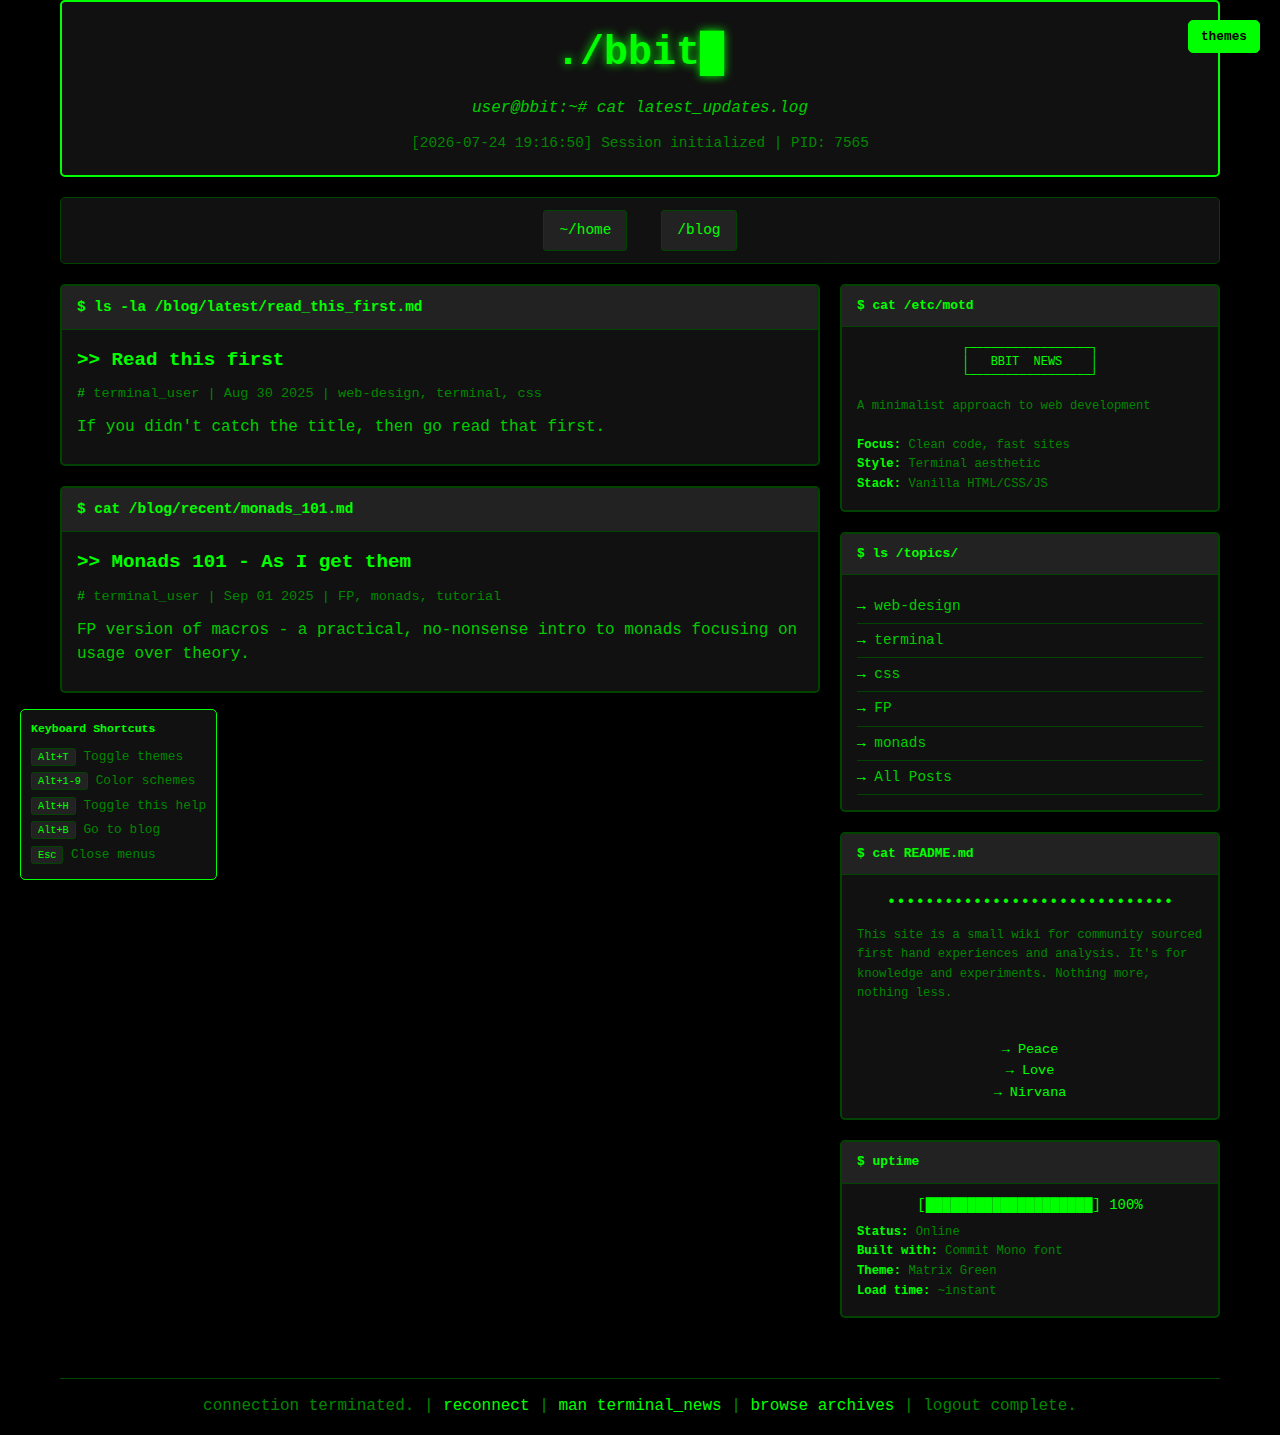
<file: index.html>
<!DOCTYPE html>
<html lang="en">

<head>
    <meta charset="UTF-8">
    <meta name="viewport" content="width=device-width, initial-scale=1.0">
    <title>Terminal News</title>
    <link rel="stylesheet" href="css/main.css">
</head>

<body>
    <button class="scheme-toggle" onclick="toggleSwitcher()" tabindex="1" accesskey="t"
        title="Toggle themes (Alt+T)">themes</button>

    <div class="scheme-switcher hidden" id="schemeSwitcher">
        <h3>Color Schemes</h3>
        <button onclick="setScheme('matrix')" class="active" accesskey="1" title="Matrix Green (Alt+1)">Matrix
            Green</button>
        <button onclick="setScheme('amber')" accesskey="2" title="Amber Terminal (Alt+2)">Amber Terminal</button>
        <button onclick="setScheme('cyan')" accesskey="3" title="Cyan Blue (Alt+3)">Cyan Blue</button>
        <button onclick="setScheme('purple')" accesskey="4" title="Purple Haze (Alt+4)">Purple Haze</button>
        <button onclick="setScheme('retro')" accesskey="5" title="Retro Orange (Alt+5)">Retro Orange</button>
        <button onclick="setScheme('paper')" accesskey="6" title="Paper White (Alt+6)">Paper White</button>
        <button onclick="setScheme('hacker')" accesskey="7" title="Hacker Green (Alt+7)">Hacker Green</button>
        <button onclick="setScheme('ocean')" accesskey="8" title="Ocean Blue (Alt+8)">Ocean Blue</button>
        <button onclick="setScheme('fire')" accesskey="9" title="Fire Red (Alt+9)">Fire Red</button>
    </div>

    <div class="shortcuts-help" id="shortcutsHelp">
        <h4>Keyboard Shortcuts</h4>
        <ul>
            <li><kbd>Alt+T</kbd> Toggle themes</li>
            <li><kbd>Alt+1-9</kbd> Color schemes</li>
            <li><kbd>Alt+H</kbd> Toggle this help</li>
            <li><kbd>Alt+B</kbd> Go to blog</li>
            <li><kbd>Esc</kbd> Close menus</li>
        </ul>
    </div>

    <div class="container">
        <header class="masthead">
            <h1>./bbit<span class="cursor"></span></h1>
            <p class="tagline">user@bbit:~# cat latest_updates.log</p>
            <div class="date-info" id="dateInfo">
                <!-- Date will be populated by JavaScript -->
            </div>
        </header>

        <nav class="nav-bar">
            <ul>
                <li><a href="#home" accesskey="h">~/home</a></li>
                <!-- <li><a href="#tech" accesskey="d">/dev/tech</a></li> -->
                <!-- <li><a href="#security" accesskey="s">/sec</a></li> -->
                <li><a href="blog.html" accesskey="b">/blog</a></li>
                <!-- <li><a href="#about" accesskey="a">/info</a></li> -->
                <!-- <li><a href="#exit" accesskey="x">logout</a></li> -->
            </ul>
        </nav>

        <main class="main-content" id="mainContent" tabindex="-1">
            <section class="articles" id="latestArticles">
                <!-- Articles will be populated by JavaScript -->
            </section>

            <aside class="sidebar">
                <div class="terminal-window">
                    <div class="terminal-header">cat /etc/motd</div>
                    <div class="terminal-content">
                        <div class="status-line">
                            <div style="text-align: center; margin-bottom: 15px;">
                                <pre style="color: var(--accent); font-size: 1.2em; margin: 0; line-height: 1.1;">┌─────────────────┐
│   BBIT  NEWS    │
└─────────────────┘</pre>
                            </div>
                            A minimalist approach to web development<br><br>
                            <strong style="color: var(--text-primary);">Focus:</strong> Clean code, fast sites<br>
                            <strong style="color: var(--text-primary);">Style:</strong> Terminal aesthetic<br>
                            <strong style="color: var(--text-primary);">Stack:</strong> Vanilla HTML/CSS/JS
                        </div>
                    </div>
                </div>

                <div class="terminal-window">
                    <div class="terminal-header">ls /topics/</div>
                    <div class="terminal-content">
                        <ul class="info-list" id="topicsList">
                            <!-- Topics will be populated by JavaScript -->
                        </ul>
                    </div>
                </div>

                <div class="terminal-window">
                    <div class="terminal-header">cat README.md</div>
                    <div class="terminal-content">
                        <div class="status-line" style="font-size: 0.85em;">
                            <div style="text-align: center; margin-bottom: 10px;">
                                <span
                                    style="color: var(--accent); font-size: 1.3em;">••••••••••••••••••••••••••••••</span>
                            </div>
                            This site is a small wiki for community sourced first hand experiences and analysis. It's for
                            knowledge and experiments. Nothing more, nothing less.<br><br>
                            <div style="text-align: center; margin-top: 15px;">
                                <span style="color: var(--accent); font-size: 1.1em;">→ Peace</span><br>
                                <span style="color: var(--accent); font-size: 1.1em;">→ Love</span><br>
                                <span style="color: var(--accent); font-size: 1.1em;">→ Nirvana</span>
                            </div>
                        </div>
                    </div>
                </div>

                <div class="terminal-window">
                    <div class="terminal-header">uptime</div>
                    <div class="terminal-content">
                        <div class="status-line">
                            <div style="text-align: center; margin-bottom: 10px;">
                                <pre
                                    style="color: var(--accent); font-size: 1.4em; margin: 0; line-height: 1;">[████████████████████] 100%</pre>
                            </div>
                            <strong style="color: var(--text-primary);">Status:</strong> Online<br>
                            <strong style="color: var(--text-primary);">Built with:</strong> Commit Mono font<br>
                            <strong style="color: var(--text-primary);">Theme:</strong> <span id="currentTheme">Matrix
                                Green</span><br>
                            <strong style="color: var(--text-primary);">Load time:</strong> ~instant
                        </div>
                    </div>
                </div>
            </aside>
        </main>

        <footer class="footer">
            <p>connection terminated. | <a href="#reconnect">reconnect</a> | <a href="#manual">man terminal_news</a> |
                <a href="blog.html">browse archives</a> | logout complete.</p>
        </footer>
    </div>

    <script src="js/shared.js"></script>
</body>

</html>
</file>
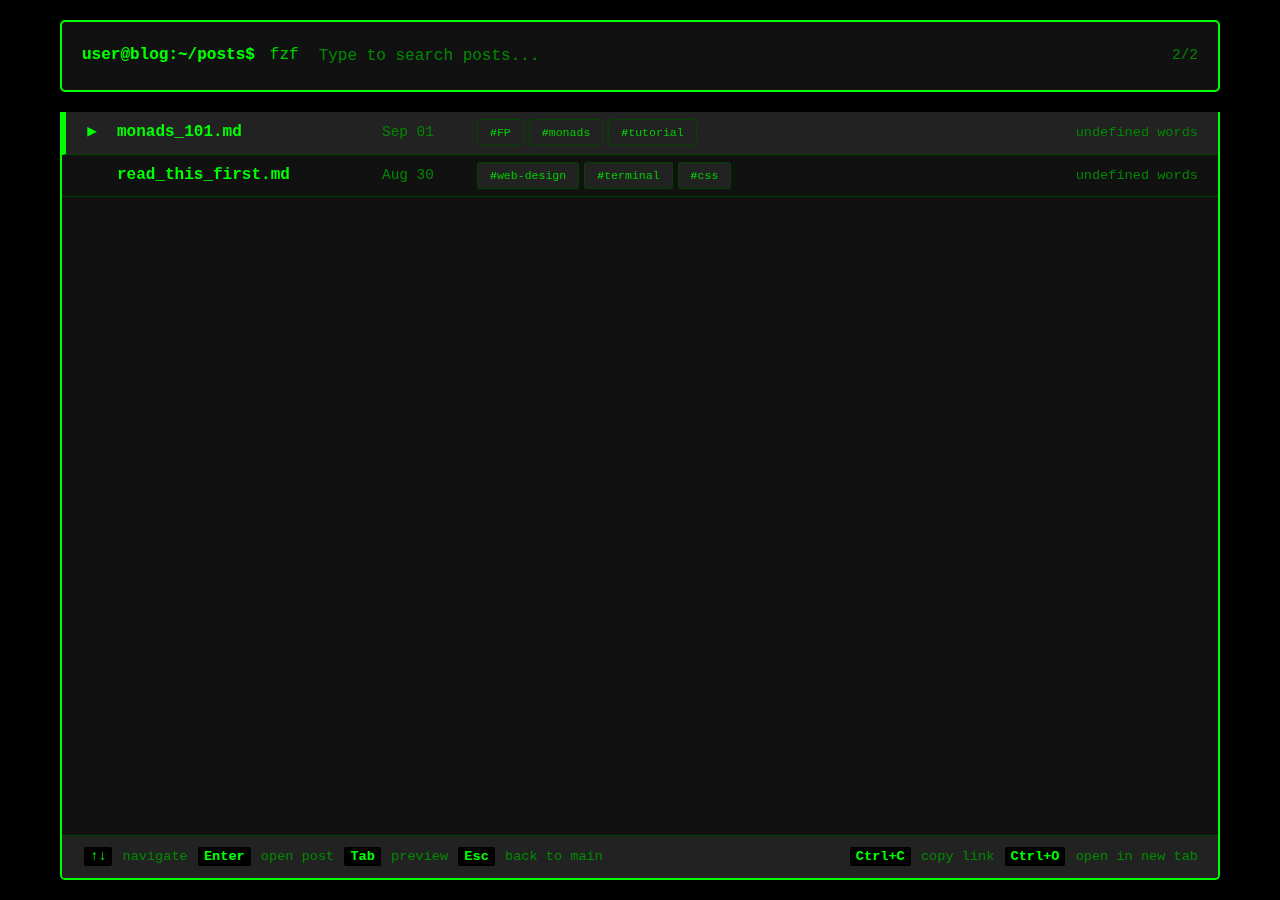
<file: blog.html>
<!DOCTYPE html>
<html lang="en">
<head>
    <meta charset="UTF-8">
    <meta name="viewport" content="width=device-width, initial-scale=1.0">
    <title>Blog Post Selector</title>
    <link rel="stylesheet" href="css/main.css">
    <link rel="stylesheet" href="css/blog.css">
</head>
<body class="blog-selector-page">
    <div class="shortcuts-help" id="shortcutsHelp">
        <h4>Keyboard Shortcuts</h4>
        <ul>
            <li><kbd>Alt+T</kbd> Toggle themes</li>
            <li><kbd>Alt+1-9</kbd> Color schemes</li>
            <li><kbd>Alt+H</kbd> Toggle this help</li>
            <li><kbd>Alt+M</kbd> Back to main</li>
            <li><kbd>↑↓</kbd> Navigate posts</li>
            <li><kbd>Enter</kbd> Open post</li>
            <li><kbd>Esc</kbd> Back to main</li>
        </ul>
    </div>

    <div class="container">
        <div class="header">
            <span class="prompt">user@blog:~/posts$</span>
            <span style="color: var(--text-secondary);">fzf</span>
            <input 
                type="text" 
                class="search-input" 
                placeholder="Type to search posts..."
                id="searchInput"
                autocomplete="off"
                spellcheck="false"
            >
            <div class="stats" id="statsDisplay">
                <span id="resultCount">12</span>/<span id="totalCount">12</span>
            </div>
        </div>

        <div class="results-container">
            <div class="results-list" id="resultsList">
                <!-- Results will be populated by JavaScript -->
            </div>
            
            <div class="preview-panel" id="previewPanel" style="display: none;">
                <div class="preview-content" id="previewContent">
                    <!-- Preview content will be shown here -->
                </div>
            </div>
            
            <div class="footer">
                <div>
                    <span class="keybind">↑↓</span> navigate
                    <span class="keybind">Enter</span> open post
                    <span class="keybind">Tab</span> preview
                    <span class="keybind">Esc</span> back to main
                </div>
                <div>
                    <span class="keybind">Ctrl+C</span> copy link
                    <span class="keybind">Ctrl+O</span> open in new tab
                </div>
            </div>
        </div>
    </div>

    <script src="js/shared.js"></script>
    <script src="js/blog-selector.js"></script>
</body>
</html>
</file>
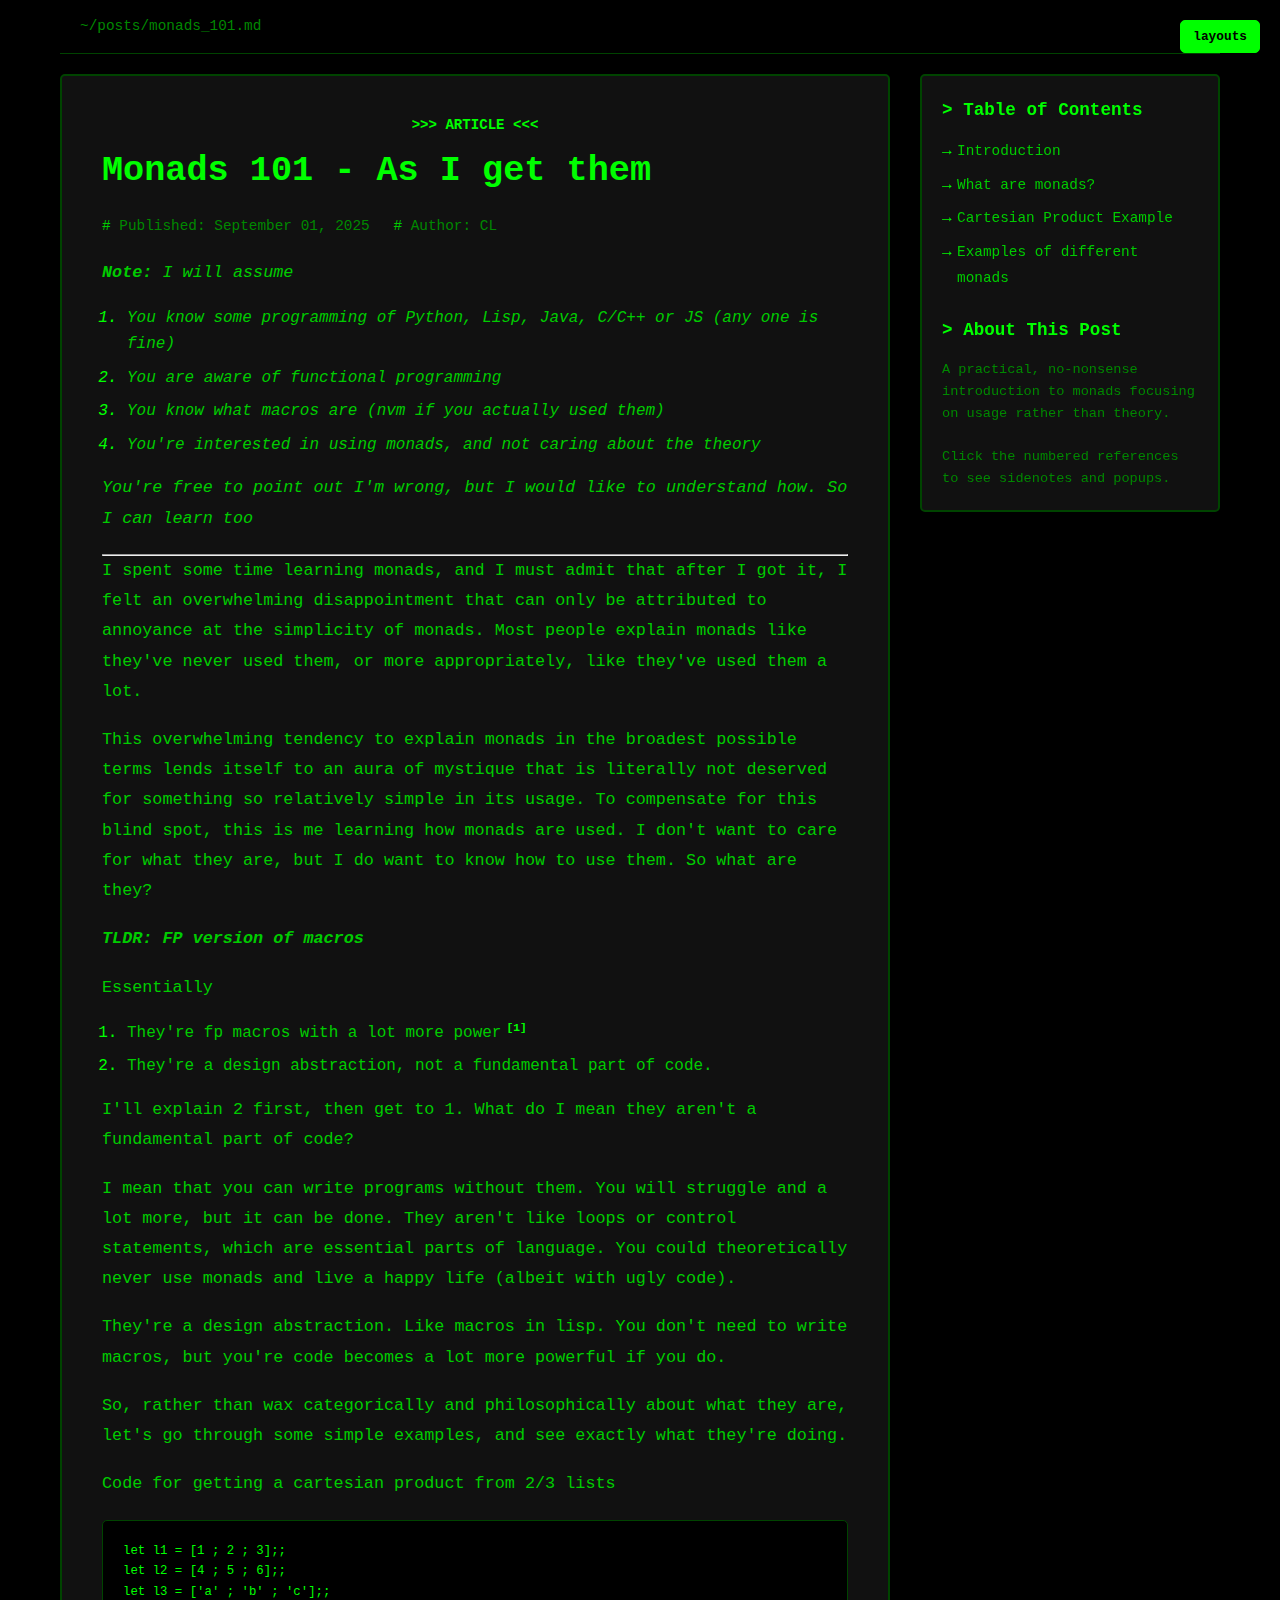
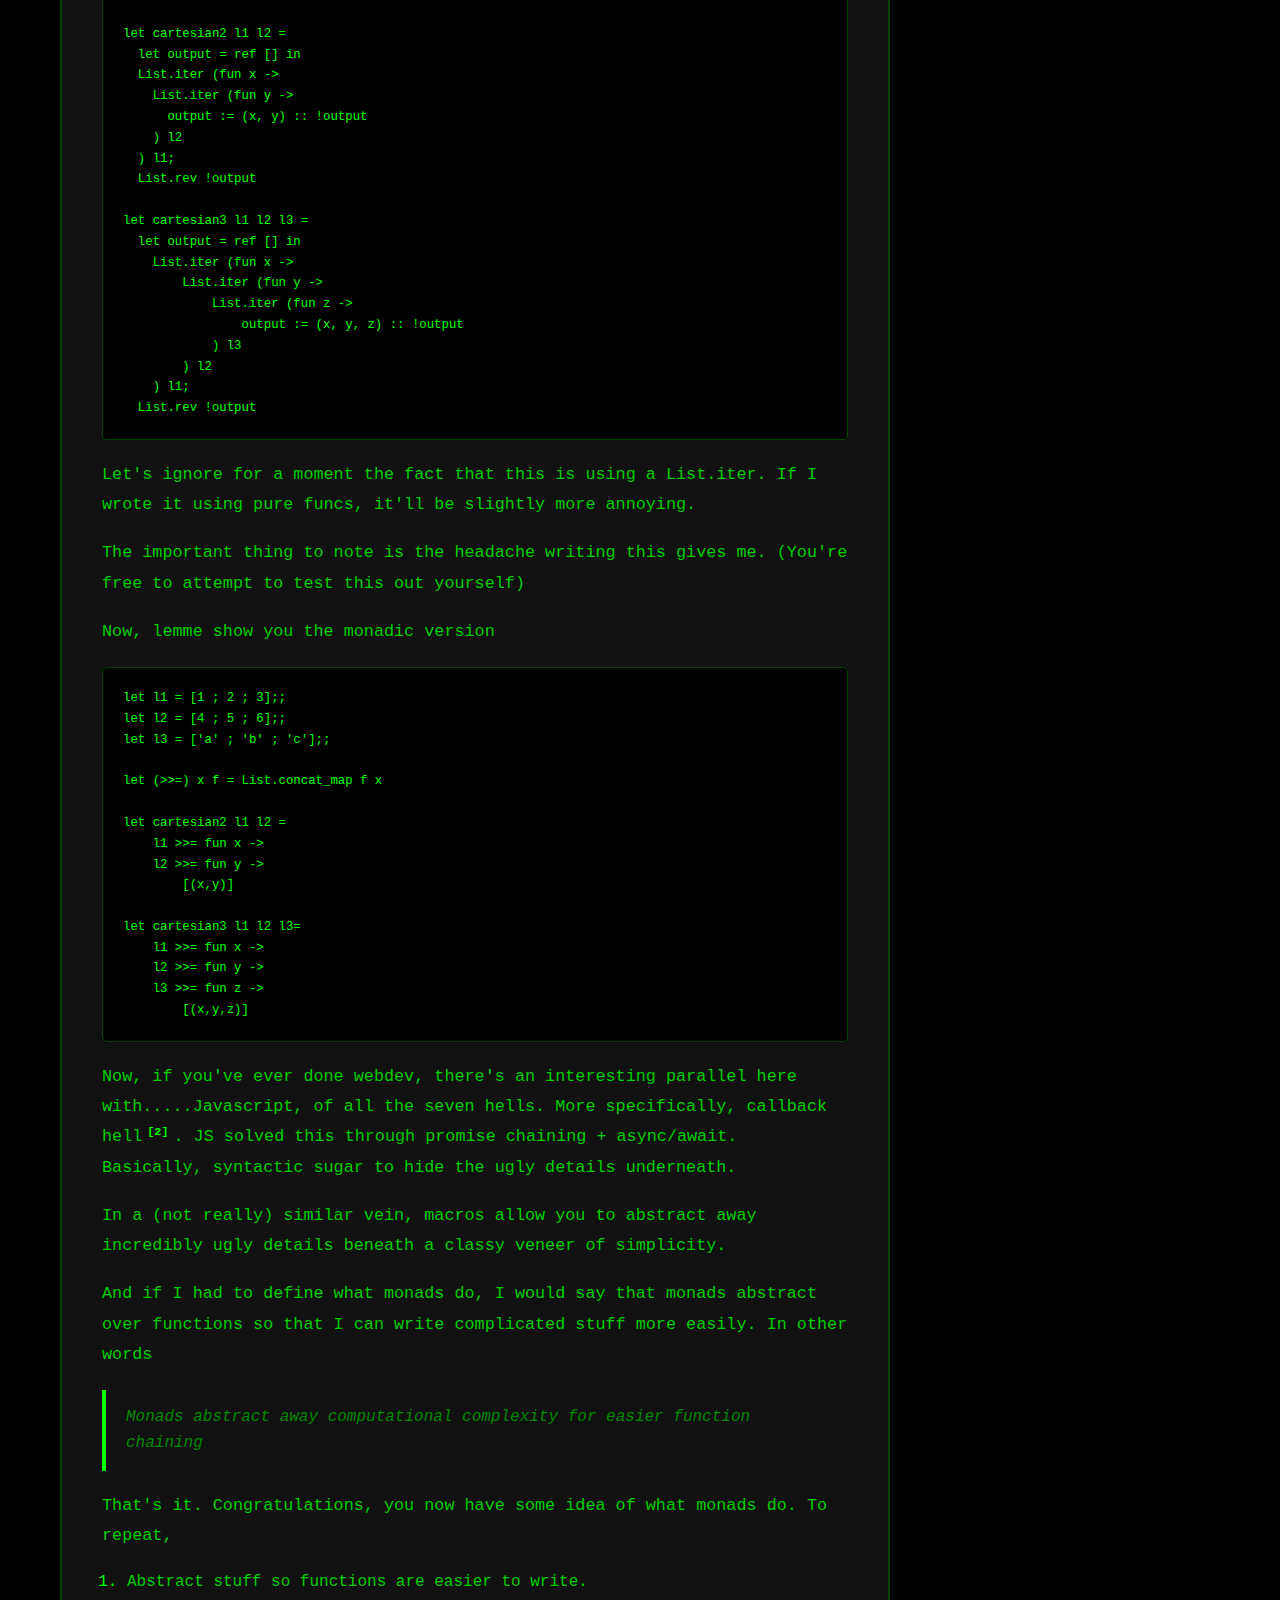
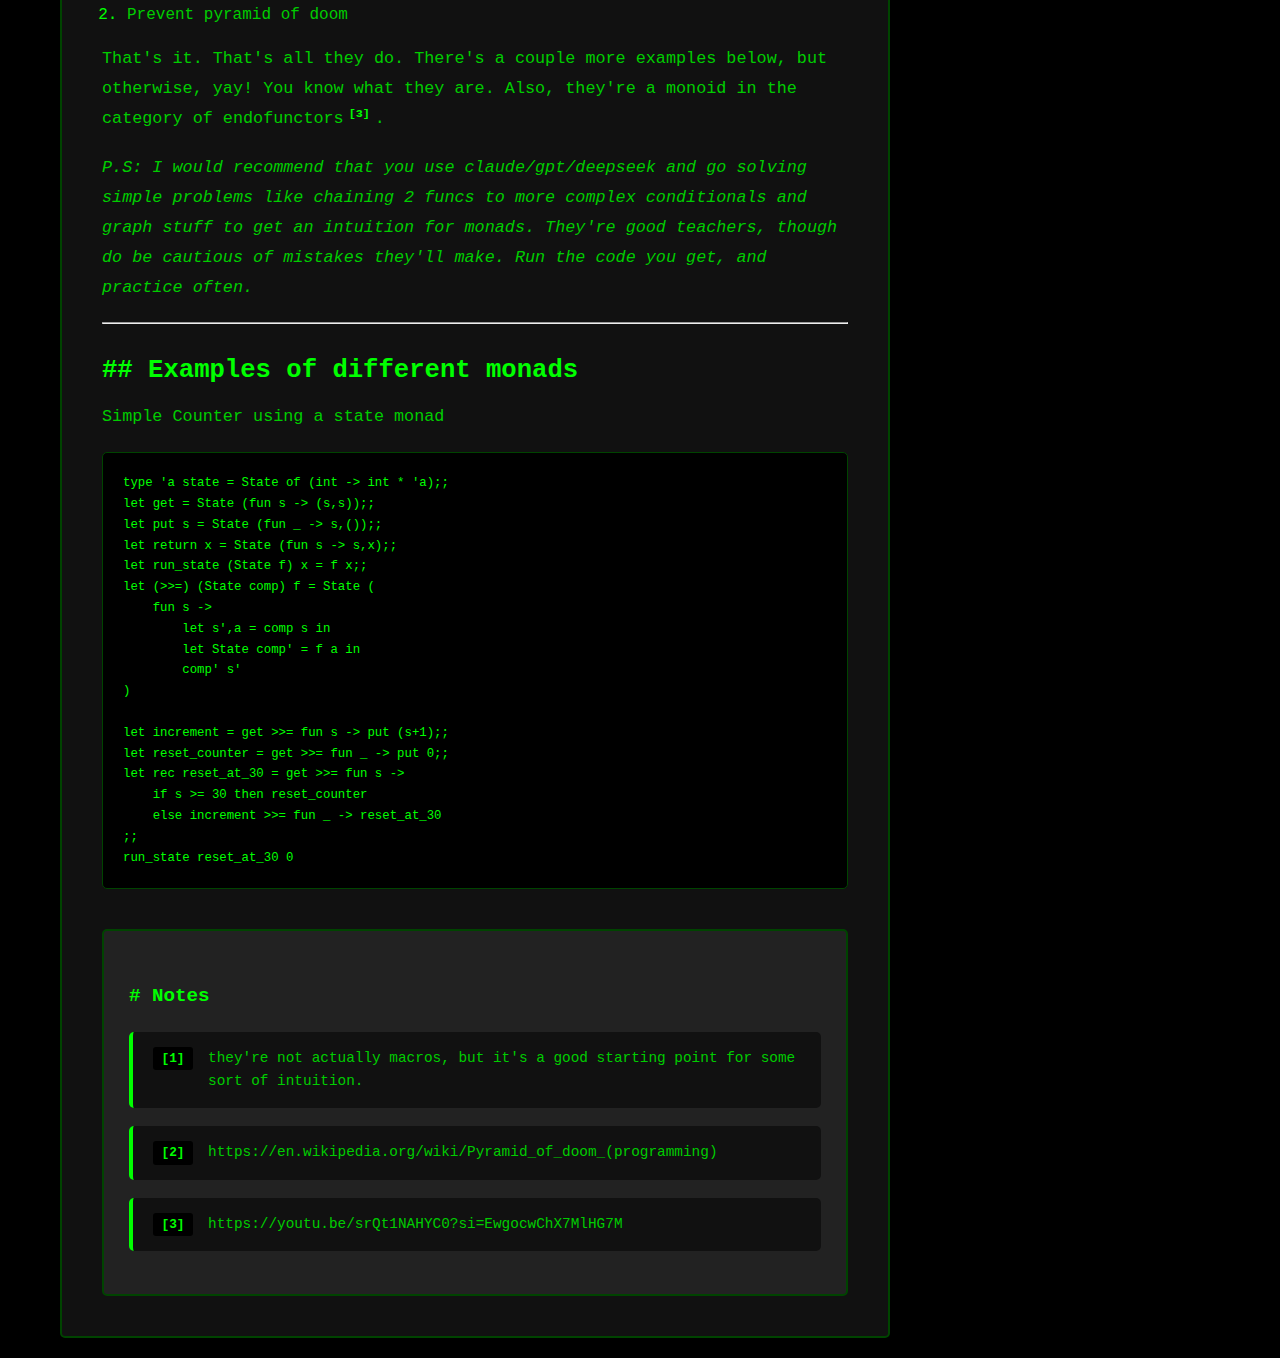
<file: posts/monads_101.html>
<!DOCTYPE html>
<html lang="en">
<head>
    <meta charset="UTF-8">
    <meta name="viewport" content="width=device-width, initial-scale=1.0">
    <title>Monads 101 - As I get them - Terminal Blog</title>
    <link rel="stylesheet" href="../css/main.css">
    <link rel="stylesheet" href="../css/blog.css">
</head>
<body>
    <button class="layout-toggle" onclick="toggleLayoutSwitcher()" accesskey="l" title="Toggle layouts (Alt+L)">layouts</button>
    
    <div class="layout-switcher hidden" id="layoutSwitcher">
        <h3>Post Layouts</h3>
        <button onclick="showLayout('magazine')" class="active">Magazine Style</button>
        <button onclick="showLayout('timeline')">Timeline View</button>
        <button onclick="showLayout('terminal')">Terminal Session</button>
        <button onclick="showLayout('minimal')">Minimal Clean</button>
        <button onclick="showLayout('wide')">Wide Format</button>
    </div>

    <div class="shortcuts-help" id="shortcutsHelp">
        <h4>Keyboard Shortcuts</h4>
        <ul>
            <li><kbd>Alt+T</kbd> Toggle themes</li>
            <li><kbd>Alt+1-9</kbd> Color schemes</li>
            <li><kbd>Alt+H</kbd> Toggle this help</li>
            <li><kbd>Alt+L</kbd> Toggle layouts</li>
            <li><kbd>Alt+M</kbd> Back to main</li>
            <li><kbd>Esc</kbd> Close menus</li>
        </ul>
    </div>

    <!-- Layout 1: Magazine Style (Default) -->
    <div class="layout layout-magazine active" id="layout-magazine">
        <div class="container">
            <div style="padding: 15px 20px; border-bottom: 1px solid var(--border); margin-bottom: 20px;">
                <div style="display: flex; justify-content: space-between; align-items: center;">
                    <span style="color: var(--text-muted); font-size: 0.9em;">~/posts/monads_101.md</span>
                </div>
            </div>
            
            <div class="blog-layout">
                <main class="post-container terminal-window">
                    <article class="post-content">
                        <h1 class="post-title">Monads 101 - As I get them</h1>
                        
                        <div class="post-meta">
                            <span>Published: September 01, 2025</span>
                            <span>Author: CL</span>
                        </div>

                        <div style="font-style: italic; margin-bottom: 20px; color: var(--text-muted);">
                            <p><strong>Note:</strong> I will assume</p>
                            <ol>
                                <li>You know some programming of Python, Lisp, Java, C/C++ or JS (any one is fine)</li>
                                <li>You are aware of functional programming</li>
                                <li>You know what macros are (nvm if you actually used them)</li>
                                <li>You're interested in using monads, and not caring about the theory</li>
                            </ol>
                            <p>You're free to point out I'm wrong, but I would like to understand how. So I can learn too</p>
                        </div>

                        <hr>

                        <p>I spent some time learning monads, and I must admit that after I got it, I felt an overwhelming disappointment that can only be attributed to annoyance at the simplicity of monads. Most people explain monads like they've never used them, or more appropriately, like they've used them a lot.</p>

                        <p>This overwhelming tendency to explain monads in the broadest possible terms lends itself to an aura of mystique that is literally not deserved for something so relatively simple in its usage. To compensate for this blind spot, this is me learning how monads are used. I don't want to care for what they are, but I do want to know how to use them. So what are they?</p>

                        <p><strong><em>TLDR: FP version of macros</em></strong></p>

                        <p>Essentially</p>
                        <ol>
                            <li>They're fp macros with a lot more power<a href="#popup1" class="note-ref">[1]</a></li>
                            <li>They're a design abstraction, not a fundamental part of code.</li>
                        </ol>

                        <!-- Popup note -->
                        <div class="note-popup" id="popup1">
                            <div class="popup-header">Not Actually Macros</div>
                            <div class="popup-content">
                                they're not actually macros, but it's a good starting point for some sort of intuition.
                            </div>
                        </div>

                        <p>I'll explain 2 first, then get to 1. What do I mean they aren't a fundamental part of code?</p>

                        <p>I mean that you can write programs without them. You will struggle and a lot more, but it can be done. They aren't like loops or control statements, which are essential parts of language. You could theoretically never use monads and live a happy life (albeit with ugly code).</p>

                        <p>They're a design abstraction. Like macros in lisp. You don't need to write macros, but you're code becomes a lot more powerful if you do.</p>

                        <p>So, rather than wax categorically and philosophically about what they are, let's go through some simple examples, and see exactly what they're doing.</p>

                        <p>Code for getting a cartesian product from 2/3 lists</p>

                        <pre><code>let l1 = [1 ; 2 ; 3];;
let l2 = [4 ; 5 ; 6];;
let l3 = ['a' ; 'b' ; 'c'];;

let cartesian2 l1 l2 =
  let output = ref [] in
  List.iter (fun x ->
    List.iter (fun y ->
      output := (x, y) :: !output
    ) l2
  ) l1;
  List.rev !output

let cartesian3 l1 l2 l3 =
  let output = ref [] in
    List.iter (fun x ->
        List.iter (fun y ->
            List.iter (fun z ->
                output := (x, y, z) :: !output
            ) l3
        ) l2
    ) l1;
  List.rev !output</code></pre>

                        <p>Let's ignore for a moment the fact that this is using a List.iter. If I wrote it using pure funcs, it'll be slightly more annoying.</p>

                        <p>The important thing to note is the headache writing this gives me. (You're free to attempt to test this out yourself)</p>

                        <p>Now, lemme show you the monadic version</p>

                        <pre><code>let l1 = [1 ; 2 ; 3];;
let l2 = [4 ; 5 ; 6];;
let l3 = ['a' ; 'b' ; 'c'];;

let (>>=) x f = List.concat_map f x

let cartesian2 l1 l2 = 
    l1 >>= fun x ->
    l2 >>= fun y ->
        [(x,y)]

let cartesian3 l1 l2 l3= 
    l1 >>= fun x ->
    l2 >>= fun y ->
    l3 >>= fun z ->
        [(x,y,z)]</code></pre>

                        <p>Now, if you've ever done webdev, there's an interesting parallel here with.....Javascript, of all the seven hells. More specifically, callback hell<a href="#sidenote2" class="note-ref">[2]</a>. JS solved this through promise chaining + async/await. Basically, syntactic sugar to hide the ugly details underneath.</p>

                        <!-- Sidenote - appears in margin -->
                        <div class="sidenote" id="sidenote2">
                            <span class="note-number">[2]</span>
                            <div class="note-content">
                                <a href="https://en.wikipedia.org/wiki/Pyramid_of_doom_(programming)" target="_blank">Pyramid of doom (programming) - Wikipedia</a>
                            </div>
                        </div>

                        <p>In a (not really) similar vein, macros allow you to abstract away incredibly ugly details beneath a classy veneer of simplicity.</p>

                        <p>And if I had to define what monads do, I would say that monads abstract over functions so that I can write complicated stuff more easily. In other words</p>

                        <blockquote>Monads abstract away computational complexity for easier function chaining</blockquote>

                        <p>That's it. Congratulations, you now have some idea of what monads do. To repeat,</p>
                        <ol>
                            <li>Abstract stuff so functions are easier to write.</li>
                            <li>Prevent pyramid of doom</li>
                        </ol>

                        <p>That's it. That's all they do. There's a couple more examples below, but otherwise, yay! You know what they are. Also, they're a monoid in the category of endofunctors<a href="#sidenote3" class="note-ref">[3]</a>.</p>

                        <!-- Sidenote - appears in margin -->
                        <div class="sidenote" id="sidenote3">
                            <span class="note-number">[3]</span>
                            <div class="note-content">
                                <a href="https://youtu.be/srQt1NAHYC0?si=EwgocwChX7MlHG7M" target="_blank">A Monad is just a monoid in the category of endofunctors - YouTube</a>
                            </div>
                        </div>

                        <p><em>P.S: I would recommend that you use claude/gpt/deepseek and go solving simple problems like chaining 2 funcs to more complex conditionals and graph stuff to get an intuition for monads. They're good teachers, though do be cautious of mistakes they'll make. Run the code you get, and practice often.</em></p>

                        <hr>

                        <h2>Examples of different monads</h2>

                        <p>Simple Counter using a state monad</p>

                        <pre><code>type 'a state = State of (int -> int * 'a);;
let get = State (fun s -> (s,s));;
let put s = State (fun _ -> s,());;
let return x = State (fun s -> s,x);;
let run_state (State f) x = f x;;
let (>>=) (State comp) f = State (
    fun s -> 
        let s',a = comp s in
        let State comp' = f a in
        comp' s'
)

let increment = get >>= fun s -> put (s+1);;
let reset_counter = get >>= fun _ -> put 0;; 
let rec reset_at_30 = get >>= fun s ->
    if s >= 30 then reset_counter
    else increment >>= fun _ -> reset_at_30
;;
run_state reset_at_30 0</code></pre>

                        <!-- Footer notes section -->
                        <div class="footer-notes">
                            <h3>Notes</h3>
                            
                            <div class="footnote grid-style">
                                <div class="footnote-number">[1]</div>
                                <div class="footnote-content">
                                    they're not actually macros, but it's a good starting point for some sort of intuition.
                                </div>
                            </div>
                            
                            <div class="footnote grid-style">
                                <div class="footnote-number">[2]</div>
                                <div class="footnote-content">
                                    https://en.wikipedia.org/wiki/Pyramid_of_doom_(programming)
                                </div>
                            </div>

                            <div class="footnote grid-style">
                                <div class="footnote-number">[3]</div>
                                <div class="footnote-content">
                                    https://youtu.be/srQt1NAHYC0?si=EwgocwChX7MlHG7M
                                </div>
                            </div>
                        </div>
                    </article>
                </main>

                <aside class="sidebar terminal-window">
                    <div style="margin-bottom: 25px;">
                        <h3>Table of Contents</h3>
                        <ul>
                            <li><a href="#intro">Introduction</a></li>
                            <li><a href="#what-are-monads">What are monads?</a></li>
                            <li><a href="#cartesian-example">Cartesian Product Example</a></li>
                            <li><a href="#examples">Examples of different monads</a></li>
                        </ul>
                    </div>

                    <div>
                        <h3>About This Post</h3>
                        <div style="font-size: 0.85em; color: var(--text-muted); line-height: 1.6;">
                            A practical, no-nonsense introduction to monads focusing on usage rather than theory.<br><br>
                            Click the numbered references to see sidenotes and popups.
                        </div>
                    </div>
                </aside>
            </div>
        </div>
    </div>

    <!-- Layout 2: Timeline Style -->
    <div class="layout layout-timeline" id="layout-timeline">
        <div class="container">
            <header class="header terminal-window">
                <h1>~/blog/timeline</h1>
                <div class="breadcrumb">user@blog:~/posts$ git show HEAD</div>
                <nav>
                    <a href="../index.html" class="nav-btn">← Back to Main</a>
                </nav>
            </header>

            <div class="blog-layout">
                <article class="post-container terminal-window">
                    <div class="timestamp">Sep 01<br>2025<br>12:00</div>
                    
                    <div class="post-content">
                        <h1 class="post-title">Monads 101 - As I get them</h1>
                        
                        <div class="post-meta">
                            <span>Author: CL</span>
                            <span>Commit: a1b2c3d</span>
                            <span>Branch: functional-programming</span>
                        </div>

                        <p>I spent some time learning monads, and I must admit that after I got it, I felt an overwhelming disappointment that can only be attributed to annoyance at the simplicity of monads. Most people explain monads like they've never used them, or more appropriately, like they've used them a lot.</p>

                        <p><strong><em>TLDR: FP version of macros</em></strong></p>

                        <h2>What are monads?</h2>
                        <p>They're a design abstraction, not a fundamental part of code. You can write programs without them, but your code becomes much more powerful if you use them.</p>

                        <pre><code>let (>>=) x f = List.concat_map f x

let cartesian2 l1 l2 = 
    l1 >>= fun x ->
    l2 >>= fun y ->
        [(x,y)]</code></pre>

                        <blockquote>Monads abstract away computational complexity for easier function chaining</blockquote>

                        <p>That's it. They abstract stuff so functions are easier to write and prevent pyramid of doom.</p>

                        <div class="tags">
                            <span class="tag">FP</span>
                            <span class="tag">monads</span>
                            <span class="tag">tutorial</span>
                        </div>
                    </div>
                </article>
            </div>
        </div>
    </div>

    <!-- Layout 3: Terminal Session -->
    <div class="layout layout-terminal" id="layout-terminal">
        <div class="container">
            <header class="header terminal-window">
                <h1>~/blog/session</h1>
                <div class="breadcrumb">user@blog:~/posts$ vim monads_101.md</div>
                <nav>
                    <a href="../index.html" class="nav-btn">← Back to Main</a>
                </nav>
            </header>

            <div class="blog-layout">
                <div class="terminal-session terminal-window">
                    <div class="terminal-header">monads_101.md</div>
                    
                    <div class="terminal-content">
                        <article class="post-content">
                            <h1 class="post-title">Monads 101 - As I get them</h1>
                            
                            <div class="post-meta">
                                <span>Lines: 89</span>
                                <span>Words: 524</span>
                                <span>Chars: 3,142</span>
                                <span>Modified: Sep 01 12:00</span>
                            </div>

                            <p>I spent some time learning monads, and I must admit that after I got it, I felt an overwhelming disappointment that can only be attributed to annoyance at the simplicity of monads.</p>

                            <p><strong><em>TLDR: FP version of macros</em></strong></p>

                            <p>Essentially they're a design abstraction that makes function chaining easier. Here's the comparison:</p>

                            <pre><code>// Ugly nested version
let cartesian2 l1 l2 =
  let output = ref [] in
  List.iter (fun x ->
    List.iter (fun y ->
      output := (x, y) :: !output
    ) l2
  ) l1;
  List.rev !output

// Clean monadic version  
let cartesian2 l1 l2 = 
    l1 >>= fun x ->
    l2 >>= fun y ->
        [(x,y)]</code></pre>

                            <blockquote>Monads abstract away computational complexity for easier function chaining</blockquote>

                            <p>That's it. They prevent pyramid of doom and make functions easier to write.</p>

                            <div class="tags">
                                <span class="tag">FP</span>
                                <span class="tag">monads</span>
                                <span class="tag">tutorial</span>
                            </div>
                        </article>
                    </div>
                </div>
            </div>
        </div>
    </div>

    <!-- Layout 4: Wide Format -->
    <div class="layout layout-wide" id="layout-wide">
        <div class="container">
            <header class="header terminal-window">
                <h1>~/blog/wide</h1>
                <div class="breadcrumb">user@blog:~/posts$ column -t monads_101.md</div>
                <nav>
                    <a href="../index.html" class="nav-btn">← Back to Main</a>
                </nav>
            </header>

            <div class="blog-layout">
                <article class="post-container terminal-window">
                    <div class="post-content">
                        <h1 class="post-title">Monads 101 - As I get them</h1>
                        
                        <div class="post-meta">
                            <span>Published: September 01, 2025</span>
                            <span>Author: CL</span>
                            <span>Reading time: 4 minutes</span>
                            <span>Columns: 2</span>
                        </div>

                        <p>I spent some time learning monads, and I must admit that after I got it, I felt an overwhelming disappointment that can only be attributed to annoyance at the simplicity of monads. Most people explain monads like they've never used them, or more appropriately, like they've used them a lot.</p>

                        <p><strong><em>TLDR: FP version of macros</em></strong> - They're a design abstraction that makes function chaining easier by abstracting away computational complexity. Think of them as preventing pyramid of doom in functional programming, similar to how promises solved callback hell in JavaScript.</p>

                        <div class="tags">
                            <span class="tag">FP</span>
                            <span class="tag">monads</span>
                            <span class="tag">tutorial</span>
                        </div>
                    </div>
                </article>
            </div>
        </div>
    </div>

    <!-- Layout 5: Minimal Clean -->
    <div class="layout layout-minimal" id="layout-minimal">
        <div class="container">
            <header class="header terminal-window">
                <h1>~/blog/minimal</h1>
                <div class="breadcrumb">user@blog:~/posts$ head -n 50 monads_101.md</div>
                <nav>
                    <a href="../index.html" class="nav-btn">← Back to Main</a>
                </nav>
            </header>

            <div class="blog-layout">
                <article class="post-container terminal-window">
                    <div class="post-content">
                        <h1 class="post-title">Monads 101 - As I get them</h1>
                        
                        <div class="post-meta">
                            <span>Published: September 01, 2025</span>
                            <span>Author: CL</span>
                            <span>Reading time: 4 minutes</span>
                        </div>

                        <p>I spent some time learning monads, and I must admit that after I got it, I felt an overwhelming disappointment that can only be attributed to annoyance at the simplicity of monads.</p>

                        <p><strong><em>TLDR: FP version of macros</em></strong></p>

                        <p>They're a design abstraction, not a fundamental part of code. You can write programs without them, but your code becomes much more powerful if you use them.</p>

                        <pre><code>let (>>=) x f = List.concat_map f x

let cartesian2 l1 l2 = 
    l1 >>= fun x ->
    l2 >>= fun y ->
        [(x,y)]</code></pre>

                        <blockquote>Monads abstract away computational complexity for easier function chaining</blockquote>

                        <p>That's it. They abstract stuff so functions are easier to write and prevent pyramid of doom.</p>

                        <div class="tags">
                            <span class="tag">FP</span>
                            <span class="tag">monads</span>
                            <span class="tag">tutorial</span>
                        </div>
                    </div>
                </article>
            </div>
        </div>
    </div>

    <script src="../js/shared.js"></script>
    <script>
        function showLayout(layoutName) {
            // Hide all layouts
            document.querySelectorAll('.layout').forEach(layout => {
                layout.classList.remove('active');
            });
            
            // Remove active class from all buttons
            document.querySelectorAll('.layout-switcher button').forEach(btn => {
                btn.classList.remove('active');
            });
            
            // Show selected layout
            document.getElementById('layout-' + layoutName).classList.add('active');
            event.target.classList.add('active');
            
            // Hide switcher after selection
            document.getElementById('layoutSwitcher').classList.add('hidden');
        }

        function toggleLayoutSwitcher() {
            const switcher = document.getElementById('layoutSwitcher');
            switcher.classList.toggle('hidden');
        }

        // Close switcher when clicking outside
        document.addEventListener('click', function(event) {
            const switcher = document.getElementById('layoutSwitcher');
            const toggle = document.querySelector('.layout-toggle');
            
            if (!switcher.contains(event.target) && !toggle.contains(event.target)) {
                switcher.classList.add('hidden');
            }
        });

        // Keyboard shortcuts
        document.addEventListener('keydown', function(event) {
            if (event.altKey && event.key === 'l') {
                event.preventDefault();
                toggleLayoutSwitcher();
            }
            
            // Escape key closes menus
            if (event.key === 'Escape') {
                document.getElementById('layoutSwitcher').classList.add('hidden');
            }
        });
    </script>
</body>
</html>
</file>
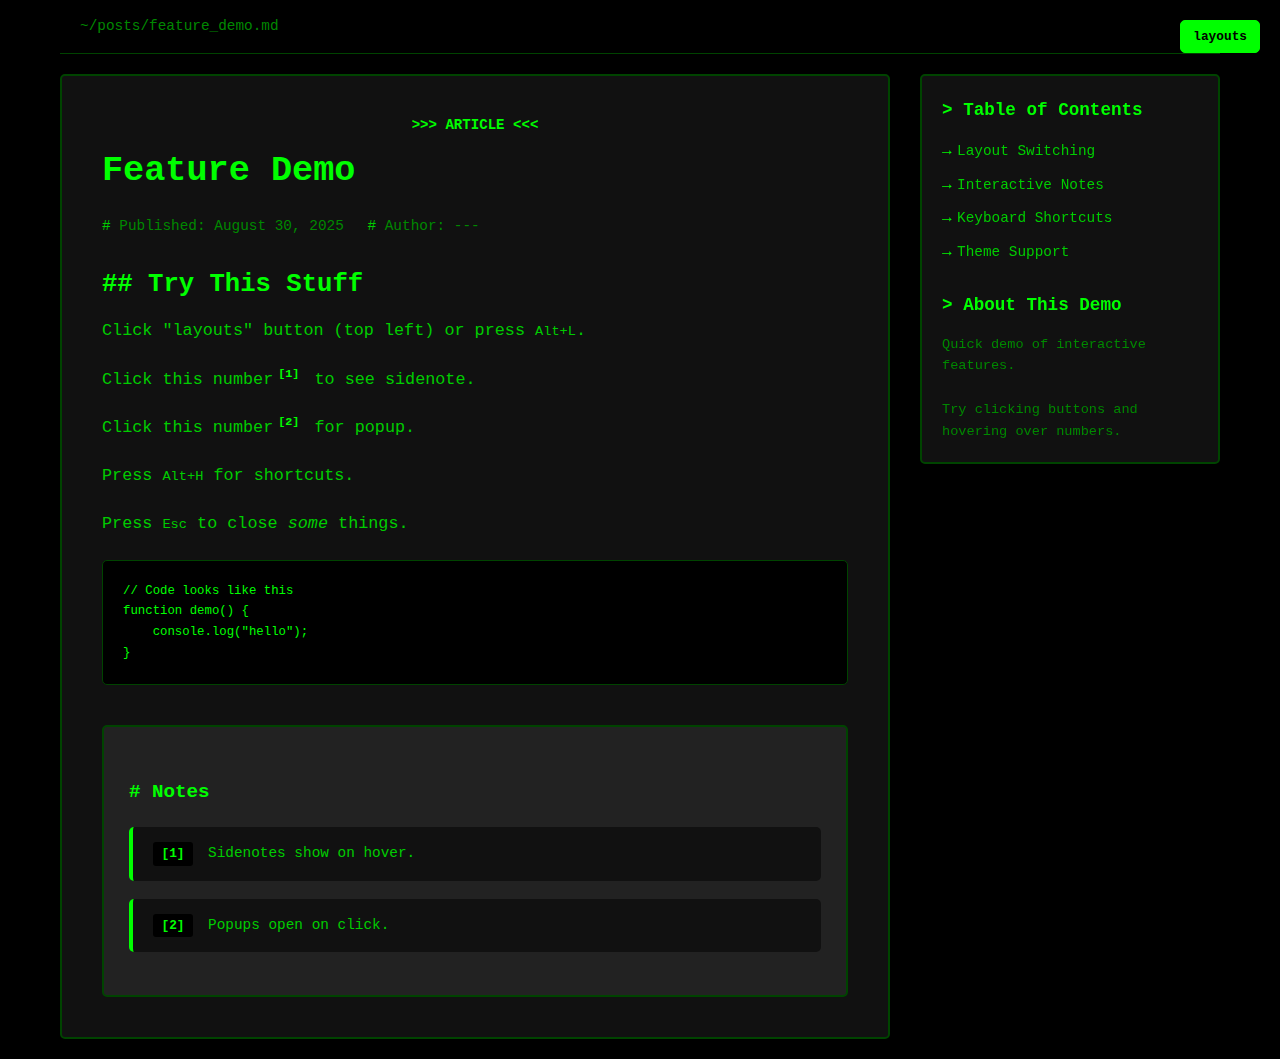
<file: posts/post1.html>
<!DOCTYPE html>
<html lang="en">
<head>
    <meta charset="UTF-8">
    <meta name="viewport" content="width=device-width, initial-scale=1.0">
    <title>Feature Demo - Terminal Blog</title>
    <link rel="stylesheet" href="../css/main.css">
    <link rel="stylesheet" href="../css/blog.css">
</head>
<body>
    <button class="layout-toggle" onclick="toggleLayoutSwitcher()" accesskey="l" title="Toggle layouts (Alt+L)">layouts</button>
    
    <div class="layout-switcher hidden" id="layoutSwitcher">
        <h3>Post Layouts</h3>
        <button onclick="showLayout('magazine')" class="active">Magazine Style</button>
        <button onclick="showLayout('timeline')">Timeline View</button>
        <button onclick="showLayout('terminal')">Terminal Session</button>
        <button onclick="showLayout('minimal')">Minimal Clean</button>
        <button onclick="showLayout('wide')">Wide Format</button>
    </div>

    <div class="shortcuts-help" id="shortcutsHelp">
        <h4>Keyboard Shortcuts</h4>
        <ul>
            <li><kbd>Alt+T</kbd> Toggle themes</li>
            <li><kbd>Alt+1-9</kbd> Color schemes</li>
            <li><kbd>Alt+H</kbd> Toggle this help</li>
            <li><kbd>Alt+L</kbd> Toggle layouts</li>
            <li><kbd>Alt+M</kbd> Back to main</li>
            <li><kbd>Esc</kbd> Close menus</li>
        </ul>
    </div>

    <!-- Layout 1: Magazine Style (Default) -->
    <div class="layout layout-magazine active" id="layout-magazine">
        <div class="container">
            <div style="padding: 15px 20px; border-bottom: 1px solid var(--border); margin-bottom: 20px;">
                <div style="display: flex; justify-content: space-between; align-items: center;">
                    <span style="color: var(--text-muted); font-size: 0.9em;">~/posts/feature_demo.md</span>
                </div>
            </div>
            
            <div class="blog-layout">
                <main class="post-container terminal-window">
                    <article class="post-content">
                        <h1 class="post-title">Feature Demo</h1>
                        
                        <div class="post-meta">
                            <span>Published: August 30, 2025</span>
                            <span>Author: ---</span>
                            <!-- <span>Size: 2.1KB</span> -->
                        </div>

                        <h2>Try This Stuff</h2>

                        <p>Click "layouts" button (top left) or press <kbd>Alt+L</kbd>.</p>

                        <p>Click this number<a href="#sidenote1" class="note-ref">[1]</a> to see sidenote.</p>

                        <!-- Sidenote - appears in margin -->
                        <div class="sidenote" id="sidenote1">
                            <span class="note-number">[1]</span>
                            <div class="note-content">
                                This appears when you hover.
                            </div>
                        </div>

                        <p>Click this number<a href="#popup1" class="note-ref">[2]</a> for popup.</p>

                        <!-- Popup note -->
                        <div class="note-popup" id="popup1">
                            <div class="popup-header">Popup Example</div>
                            <div class="popup-content">
                                This opens when you click.
                            </div>
                        </div>

                        <p>Press <kbd>Alt+H</kbd> for shortcuts.</p>

                        <p>Press <kbd>Esc</kbd> to close <i>some</i> things.</p>

                        <pre><code>// Code looks like this
function demo() {
    console.log("hello");
}</code></pre>

                        <!-- Footer notes section -->
                        <div class="footer-notes">
                            <h3>Notes</h3>
                            
                            <div class="footnote grid-style">
                                <div class="footnote-number">[1]</div>
                                <div class="footnote-content">
                                    Sidenotes show on hover.
                                </div>
                            </div>
                            
                            <div class="footnote grid-style">
                                <div class="footnote-number">[2]</div>
                                <div class="footnote-content">
                                    Popups open on click.
                                </div>
                            </div>
                        </div>
                    </article>
                </main>

                <aside class="sidebar terminal-window">
                    <div style="margin-bottom: 25px;">
                        <h3>Table of Contents</h3>
                        <ul>
                            <li><a href="#layout-switching">Layout Switching</a></li>
                            <li><a href="#notes">Interactive Notes</a></li>
                            <li><a href="#keyboard">Keyboard Shortcuts</a></li>
                            <li><a href="#themes">Theme Support</a></li>
                        </ul>
                    </div>

                    <div>
                        <h3>About This Demo</h3>
                        <div style="font-size: 0.85em; color: var(--text-muted); line-height: 1.6;">
                            Quick demo of interactive features.<br><br>
                            Try clicking buttons and hovering over numbers.
                        </div>
                    </div>
                </aside>
            </div>
        </div>
    </div>

    <!-- Layout 2: Timeline Style -->
    <div class="layout layout-timeline" id="layout-timeline">
        <div class="container">
            <header class="header terminal-window">
                <h1>~/blog/timeline</h1>
                <div class="breadcrumb">user@blog:~/posts$ git show HEAD</div>
                <nav>
                    <a href="../index.html" class="nav-btn">← Back to Main</a>
                </nav>
            </header>

            <div class="blog-layout">
                <article class="post-container terminal-window">
                    <div class="timestamp">Aug 30<br>2025<br>15:42</div>
                    
                    <div class="post-content">
                        <h1 class="post-title">Terminal Blog Features Demo</h1>
                        
                        <div class="post-meta">
                            <span>Author: demo_user</span>
                            <span>Commit: f3a7c2d</span>
                            <span>Branch: features</span>
                        </div>

                        <p>This post demonstrates all the interactive features available in this terminal-style blog. Try switching between different layouts and exploring the various note types.</p>

                        <h2>Layout Switching</h2>
                        <p>Five different presentation styles available via the layouts button or Alt+L shortcut.</p>

                        <h2>Interactive Notes</h2>
                        <p>Three types: sidenotes for quick context, popups for detailed explanations, and footnotes for formal citations.</p>

                        <pre><code>// Layout switching example
function switchLayout(name) {
    document.getElementById(`layout-${name}`)
        .classList.add('active');
}</code></pre>

                        <h2>Keyboard Shortcuts</h2>
                        <p>Alt+H shows all shortcuts. Terminal aesthetic makes keyboard navigation feel natural.</p>

                        <blockquote>"Good design is invisible - it gets out of the way and lets content shine."</blockquote>

                        <div class="tags">
                            <span class="tag">demo</span>
                            <span class="tag">features</span>
                            <span class="tag">layouts</span>
                        </div>
                    </div>
                </article>
            </div>
        </div>
    </div>

    <!-- Layout 3: Terminal Session -->
    <div class="layout layout-terminal" id="layout-terminal">
        <div class="container">
            <header class="header terminal-window">
                <h1>~/blog/session</h1>
                <div class="breadcrumb">user@blog:~/posts$ vim feature_demo.md</div>
                <nav>
                    <a href="../index.html" class="nav-btn">← Back to Main</a>
                </nav>
            </header>

            <div class="blog-layout">
                <div class="terminal-session terminal-window">
                    <div class="terminal-header">feature_demo.md</div>
                    
                    <div class="terminal-content">
                        <article class="post-content">
                            <h1 class="post-title">Terminal Blog Features Demo</h1>
                            
                            <div class="post-meta">
                                <span>Lines: 156</span>
                                <span>Words: 423</span>
                                <span>Chars: 2,187</span>
                                <span>Modified: Aug 30 15:42</span>
                            </div>

                            <p>This post demonstrates all the interactive features available in this terminal-style blog. Try switching between different layouts and exploring the various note types.</p>

                            <h2 id="layout-switching">Layout Switching</h2>
                            <p>Click the "layouts" button or press Alt+L to switch between five different presentation styles:</p>

                            <ul>
                                <li>Magazine Style - Full-featured with sidebar</li>
                                <li>Timeline View - Git-inspired chronological display</li>
                                <li>Terminal Session - Vim-like editor appearance</li>
                                <li>Wide Format - Newspaper columns</li>
                                <li>Minimal Clean - Distraction-free reading</li>
                            </ul>

                            <h2 id="notes">Interactive Notes</h2>
                            <p>Three types of notes available: sidenotes, popups, and footnotes.</p>

                            <pre><code>/* Terminal styling example */
.terminal-window {
    background: var(--bg-secondary);
    border: 2px solid var(--border);
    font-family: 'Courier New', monospace;
}</code></pre>

                            <h2 id="keyboard">Keyboard Shortcuts</h2>
                            <p>Press Alt+H to see all available shortcuts. The terminal aesthetic makes keyboard navigation feel natural.</p>

                            <blockquote>"Good design is invisible - it gets out of the way and lets content shine."</blockquote>

                            <div class="tags">
                                <span class="tag">demo</span>
                                <span class="tag">features</span>
                                <span class="tag">terminal</span>
                                <span class="tag">layouts</span>
                            </div>
                        </article>
                    </div>
                </div>
            </div>
        </div>
    </div>

    <!-- Layout 4: Wide Format -->
    <div class="layout layout-wide" id="layout-wide">
        <div class="container">
            <header class="header terminal-window">
                <h1>~/blog/wide</h1>
                <div class="breadcrumb">user@blog:~/posts$ column -t feature_demo.md</div>
                <nav>
                    <a href="../index.html" class="nav-btn">← Back to Main</a>
                </nav>
            </header>

            <div class="blog-layout">
                <article class="post-container terminal-window">
                    <div class="post-content">
                        <h1 class="post-title">Terminal Blog Features Demo</h1>
                        
                        <div class="post-meta">
                            <span>Published: August 30, 2025</span>
                            <span>Author: demo_user</span>
                            <span>Reading time: 3 minutes</span>
                            <span>Columns: 2</span>
                        </div>

                        <p>This post demonstrates all the interactive features available in this terminal-style blog. The wide format displays content in newspaper-style columns for improved readability on larger screens.</p>

                        <p>Features include five different layouts (Magazine, Timeline, Terminal Session, Wide Format, Minimal Clean), three types of interactive notes (sidenotes, popups, footnotes), comprehensive keyboard shortcuts, and theme support via CSS custom properties.</p>

                        <div class="tags">
                            <span class="tag">demo</span>
                            <span class="tag">features</span>
                            <span class="tag">wide-format</span>
                            <span class="tag">columns</span>
                        </div>
                    </div>
                </article>
            </div>
        </div>
    </div>

    <!-- Layout 5: Minimal Clean -->
    <div class="layout layout-minimal" id="layout-minimal">
        <div class="container">
            <header class="header terminal-window">
                <h1>~/blog/minimal</h1>
                <div class="breadcrumb">user@blog:~/posts$ head -n 30 feature_demo.md</div>
                <nav>
                    <a href="../index.html" class="nav-btn">← Back to Main</a>
                </nav>
            </header>

            <div class="blog-layout">
                <article class="post-container terminal-window">
                    <div class="post-content">
                        <h1 class="post-title">Terminal Blog Features Demo</h1>
                        
                        <div class="post-meta">
                            <span>Published: August 30, 2025</span>
                            <span>Author: demo_user</span>
                            <span>Reading time: 3 minutes</span>
                        </div>

                        <p>This post demonstrates all the interactive features available in this terminal-style blog. Try switching between different layouts and exploring the various note types.</p>

                        <h2 id="layout-switching">Layout Switching</h2>
                        <p>Click the "layouts" button in the top-left corner or press Alt+L to switch between five different presentation styles.</p>

                        <h2 id="notes">Interactive Notes</h2>
                        <p>Three types of notes are available: sidenotes for quick context, popups for detailed explanations, and footnotes for formal citations.</p>

                        <pre><code>// Layout switching function
function switchLayout(name) {
    document.querySelectorAll('.layout')
        .forEach(el => el.classList.remove('active'));
    document.getElementById(`layout-${name}`)
        .classList.add('active');
}</code></pre>

                        <h2 id="keyboard">Keyboard Shortcuts</h2>
                        <p>Press Alt+H to see all available shortcuts. The terminal aesthetic makes keyboard navigation feel natural and intuitive.</p>

                        <blockquote>"Good design is invisible - it gets out of the way and lets content shine."</blockquote>

                        <h2 id="themes">Theme Support</h2>
                        <p>CSS custom properties enable easy theme switching while maintaining consistency across all components.</p>

                        <div class="tags">
                            <span class="tag">demo</span>
                            <span class="tag">features</span>
                            <span class="tag">minimal</span>
                            <span class="tag">clean</span>
                        </div>
                    </div>
                </article>
            </div>
        </div>
    </div>

    <script src="../js/shared.js"></script>
    <script>
        function showLayout(layoutName) {
            // Hide all layouts
            document.querySelectorAll('.layout').forEach(layout => {
                layout.classList.remove('active');
            });
            
            // Remove active class from all buttons
            document.querySelectorAll('.layout-switcher button').forEach(btn => {
                btn.classList.remove('active');
            });
            
            // Show selected layout
            document.getElementById('layout-' + layoutName).classList.add('active');
            event.target.classList.add('active');
            
            // Hide switcher after selection
            document.getElementById('layoutSwitcher').classList.add('hidden');
        }

        function toggleLayoutSwitcher() {
            const switcher = document.getElementById('layoutSwitcher');
            switcher.classList.toggle('hidden');
        }

        // Close switcher when clicking outside
        document.addEventListener('click', function(event) {
            const switcher = document.getElementById('layoutSwitcher');
            const toggle = document.querySelector('.layout-toggle');
            
            if (!switcher.contains(event.target) && !toggle.contains(event.target)) {
                switcher.classList.add('hidden');
            }
        });

        // Keyboard shortcuts
        document.addEventListener('keydown', function(event) {
            if (event.altKey && event.key === 'l') {
                event.preventDefault();
                toggleLayoutSwitcher();
            }
            
            // Escape key closes menus
            if (event.key === 'Escape') {
                document.getElementById('layoutSwitcher').classList.add('hidden');
            }
        });
    </script>
</body>
</html>
</file>
<file: css/main.css>
/* ===== SHARED TERMINAL STYLES ===== */

* {
    margin: 0;
    padding: 0;
    box-sizing: border-box;
}

body {
    font-family: 'Courier New', Monaco, monospace;
    line-height: 1.6;
    transition: all 0.3s ease;
    background: var(--bg-primary);
    color: var(--text-primary);
}

.container {
    max-width: 1200px;
    margin: 0 auto;
    padding: 0 20px;
}

/* ===== COLOR SCHEME VARIABLES ===== */

:root {
    /* Matrix Green (default) */
    --bg-primary: #000000;
    --bg-secondary: #111111;
    --bg-tertiary: #222222;
    --text-primary: #00ff00;
    --text-secondary: #00cc00;
    --text-muted: #008800;
    --accent: #00ff00;
    --border: #004400;
}

.scheme-amber {
    --bg-primary: #1a1a0d;
    --bg-secondary: #2d2d1a;
    --bg-tertiary: #404026;
    --text-primary: #ffb000;
    --text-secondary: #ffa500;
    --text-muted: #cc8800;
    --accent: #ffb000;
    --border: #664400;
}

.scheme-cyan {
    --bg-primary: #0d1a1a;
    --bg-secondary: #1a2d2d;
    --bg-tertiary: #264040;
    --text-primary: #00ffff;
    --text-secondary: #00dddd;
    --text-muted: #00aaaa;
    --accent: #00ffff;
    --border: #004444;
}

.scheme-purple {
    --bg-primary: #1a0d1a;
    --bg-secondary: #2d1a2d;
    --bg-tertiary: #402640;
    --text-primary: #bb88ff;
    --text-secondary: #aa77dd;
    --text-muted: #8855aa;
    --accent: #bb88ff;
    --border: #442244;
}

.scheme-retro {
    --bg-primary: #2e1e00;
    --bg-secondary: #4a3200;
    --bg-tertiary: #664600;
    --text-primary: #ff6600;
    --text-secondary: #dd5500;
    --text-muted: #bb4400;
    --accent: #ff6600;
    --border: #993300;
}

.scheme-paper {
    --bg-primary: #1e1e1e;
    --bg-secondary: #2d2d2d;
    --bg-tertiary: #404040;
    --text-primary: #e0e0e0;
    --text-secondary: #cccccc;
    --text-muted: #999999;
    --accent: #ffffff;
    --border: #555555;
}

.scheme-hacker {
    --bg-primary: #0a0a0a;
    --bg-secondary: #1a1a1a;
    --bg-tertiary: #2a2a2a;
    --text-primary: #33ff33;
    --text-secondary: #22dd22;
    --text-muted: #11aa11;
    --accent: #44ff44;
    --border: #225522;
}

.scheme-ocean {
    --bg-primary: #001122;
    --bg-secondary: #002244;
    --bg-tertiary: #003366;
    --text-primary: #66aaff;
    --text-secondary: #5599dd;
    --text-muted: #4488bb;
    --accent: #77bbff;
    --border: #334455;
}

.scheme-fire {
    --bg-primary: #220000;
    --bg-secondary: #330000;
    --bg-tertiary: #440000;
    --text-primary: #ff4444;
    --text-secondary: #dd3333;
    --text-muted: #bb2222;
    --accent: #ff5555;
    --border: #552222;
}

/* ===== COLOR SCHEME SWITCHER ===== */

.scheme-switcher {
    position: fixed;
    top: 20px;
    right: 20px;
    z-index: 1000;
    background: var(--bg-secondary);
    border: 1px solid var(--accent);
    border-radius: 5px;
    padding: 15px;
    min-width: 200px;
    transition: all 0.3s ease;
    opacity: 1;
    visibility: visible;
}

.scheme-switcher.hidden {
    opacity: 0;
    visibility: hidden;
    transform: translateX(100%);
}

.scheme-toggle {
    position: fixed;
    top: 20px;
    right: 20px;
    z-index: 1001;
    background: var(--accent);
    border: 1px solid var(--accent);
    color: var(--bg-primary);
    padding: 8px 12px;
    border-radius: 5px;
    cursor: pointer;
    font-family: 'Courier New', monospace;
    font-size: 0.8em;
    font-weight: bold;
}

.scheme-toggle:hover,
.scheme-toggle:focus {
    background: var(--text-primary);
    color: var(--bg-primary);
    outline: 2px solid var(--accent);
}

.scheme-switcher h3 {
    color: var(--text-primary);
    margin-bottom: 10px;
    font-size: 0.9em;
    text-transform: uppercase;
}

.scheme-switcher button {
    background: var(--bg-tertiary);
    color: var(--text-primary);
    border: 1px solid var(--accent);
    padding: 8px 12px;
    margin: 2px;
    border-radius: 3px;
    cursor: pointer;
    font-size: 0.8em;
    font-family: 'Courier New', monospace;
    width: 100%;
    text-align: left;
}

.scheme-switcher button:hover {
    background: var(--accent);
    color: var(--bg-primary);
}

.scheme-switcher button.active {
    background: var(--accent);
    color: var(--bg-primary);
}

.scheme-switcher button:focus {
    outline: 2px solid var(--accent);
    outline-offset: 2px;
}

/* ===== KEYBOARD SHORTCUTS HELP ===== */

.shortcuts-help {
    position: fixed;
    bottom: 20px;
    left: 20px;
    background: var(--bg-secondary);
    border: 1px solid var(--accent);
    border-radius: 5px;
    padding: 10px;
    font-size: 0.8em;
    color: var(--text-muted);
    opacity: 0;
    visibility: hidden;
    transition: all 0.3s ease;
    z-index: 1000;
}

.shortcuts-help.visible {
    opacity: 1;
    visibility: visible;
}

.shortcuts-help h4 {
    color: var(--text-primary);
    margin-bottom: 8px;
    font-size: 0.9em;
}

.shortcuts-help ul {
    list-style: none;
    margin: 0;
    padding: 0;
}

.shortcuts-help li {
    margin: 4px 0;
}

.shortcuts-help kbd {
    background: var(--bg-tertiary);
    border: 1px solid var(--border);
    border-radius: 3px;
    padding: 2px 6px;
    font-family: 'Courier New', monospace;
    font-size: 0.8em;
    color: var(--accent);
}

/* ===== TERMINAL COMPONENTS ===== */

.terminal-window {
    background: var(--bg-secondary);
    border: 2px solid var(--border);
    border-radius: 5px;
    margin-bottom: 20px;
    overflow: hidden;
    box-shadow: 0 0 20px rgba(0,0,0,0.5);
}

.terminal-header {
    background: var(--bg-tertiary);
    color: var(--text-primary);
    padding: 10px 15px;
    font-weight: bold;
    border-bottom: 1px solid var(--border);
    font-size: 0.9em;
}

.terminal-header::before {
    content: "$ ";
    color: var(--accent);
}

.terminal-content {
    padding: 15px;
}

/* ===== NAVIGATION & LINKS ===== */

.nav-btn, .nav-bar a {
    background: var(--bg-tertiary);
    color: var(--text-primary);
    border: 1px solid var(--border);
    padding: 8px 15px;
    border-radius: 3px;
    text-decoration: none;
    font-family: 'Courier New', monospace;
    font-size: 0.9em;
    transition: all 0.3s;
    display: inline-block;
    margin: 2px;
}

.nav-btn:hover, .nav-bar a:hover {
    background: var(--accent);
    color: var(--bg-primary);
}

/* ===== ANIMATIONS ===== */

.cursor::after {
    content: "█";
    animation: blink 1s infinite;
}

@keyframes blink {
    0%, 50% { opacity: 1; }
    51%, 100% { opacity: 0; }
}

/* ===== RESPONSIVE ===== */

@media (max-width: 768px) {
    .scheme-switcher {
        position: static;
        margin-bottom: 20px;
        max-width: 300px;
        transform: none !important;
        opacity: 1 !important;
        visibility: visible !important;
    }

    .scheme-toggle {
        position: static;
        margin-bottom: 10px;
    }

    .shortcuts-help {
        position: static;
        margin-top: 20px;
        opacity: 1;
        visibility: visible;
    }
}

/* ===== NEWS PAGE SPECIFIC STYLES ===== */

.masthead {
    background: var(--bg-secondary);
    border: 2px solid var(--accent);
    border-radius: 5px;
    padding: 20px;
    margin-bottom: 20px;
    text-align: center;
    box-shadow: 0 0 30px var(--accent)22;
}

.masthead h1 {
    color: var(--text-primary);
    font-size: 2.5em;
    margin-bottom: 10px;
    text-shadow: 0 0 10px var(--accent);
}

.masthead .tagline {
    color: var(--text-secondary);
    font-style: italic;
    margin-bottom: 10px;
}

.date-info {
    color: var(--text-muted);
    font-size: 0.9em;
}

.nav-bar {
    background: var(--bg-secondary);
    border: 1px solid var(--border);
    border-radius: 5px;
    padding: 10px;
    margin-bottom: 20px;
}

.nav-bar ul {
    list-style: none;
    display: flex;
    justify-content: center;
    flex-wrap: wrap;
}

.nav-bar li {
    margin: 0 15px;
}

.main-content {
    display: grid;
    grid-template-columns: 2fr 1fr;
    gap: 20px;
}

.article h3 {
    color: var(--text-primary);
    margin-bottom: 8px;
    font-size: 1.2em;
}

.article h3::before {
    content: ">> ";
    color: var(--accent);
}

.article h3 a {
    color: var(--text-primary);
    text-decoration: none;
}

.article h3 a:hover {
    color: var(--accent);
    text-shadow: 0 0 5px var(--accent);
}

.byline {
    color: var(--text-muted);
    font-size: 0.85em;
    margin-bottom: 10px;
}

.byline::before {
    content: "# ";
    color: var(--text-secondary);
}

.article p {
    color: var(--text-secondary);
    line-height: 1.5;
    margin-bottom: 10px;
}

.sidebar .terminal-window {
    font-size: 0.9em;
}

.info-list {
    list-style: none;
    padding: 0;
}

.info-list li {
    padding: 5px 0;
    border-bottom: 1px solid var(--border);
    color: var(--text-secondary);
}

.info-list li::before {
    content: "→ ";
    color: var(--accent);
}

.info-list a {
    color: var(--text-secondary);
    text-decoration: none;
}

.info-list a:hover {
    color: var(--accent);
}

.status-line {
    font-family: 'Courier New', monospace;
    font-size: 0.85em;
    color: var(--text-muted);
}

.status-line strong {
    color: var(--text-primary);
}

.footer {
    margin-top: 40px;
    padding: 15px;
    text-align: center;
    border-top: 1px solid var(--border);
    color: var(--text-muted);
}

.footer a {
    color: var(--accent);
    text-decoration: none;
}

@media (max-width: 768px) {
    .main-content {
        grid-template-columns: 1fr;
    }
    
    .masthead h1 {
        font-size: 1.8em;
    }

    .nav-bar ul {
        flex-direction: column;
        align-items: center;
    }

    .nav-bar li {
        margin: 5px 0;
    }
}
</file>
<file: css/blog.css>
/* ===== BLOG SELECTOR STYLES ===== */

/* Only apply height constraints on blog selector page */
.blog-selector-page {
    height: 100vh;
    overflow: hidden;
}

.blog-selector-page .container {
    height: 100vh;
}

.blog-selector-page .container {
    height: 100vh;
    display: flex;
    flex-direction: column;
    max-width: 1200px;
    margin: 0 auto;
    padding: 20px;
}

/* Header */
.header {
    background: var(--bg-secondary);
    border: 2px solid var(--accent);
    border-radius: 5px 5px 0 0;
    padding: 15px 20px;
    display: flex;
    align-items: center;
    gap: 15px;
}

.prompt {
    color: var(--accent);
    font-weight: bold;
}

.search-input {
    background: transparent;
    border: none;
    color: var(--text-primary);
    font-family: 'Commit Mono', 'Courier New', monospace;
    font-size: 1em;
    outline: none;
    flex: 1;
    padding: 5px;
}

.search-input::placeholder {
    color: var(--text-muted);
}

.stats {
    color: var(--text-muted);
    font-size: 0.9em;
    white-space: nowrap;
}

/* Results area */
.results-container {
    background: var(--bg-secondary);
    border: 2px solid var(--accent);
    border-top: none;
    border-radius: 0 0 5px 5px;
    flex: 1;
    overflow: hidden;
    display: flex;
    flex-direction: column;
}

.results-list {
    flex: 1;
    overflow-y: auto;
    padding: 0;
}

.preview-panel {
    background: var(--bg-tertiary);
    border-top: 1px solid var(--border);
    padding: 15px;
    max-height: 200px;
    overflow-y: auto;
    font-size: 0.9em;
}

.preview-content {
    color: var(--text-secondary);
    line-height: 1.5;
}

.preview-title {
    color: var(--text-primary);
    font-weight: bold;
    margin-bottom: 8px;
}

.preview-meta {
    color: var(--text-muted);
    font-size: 0.8em;
    margin-bottom: 10px;
}

.preview-description {
    color: var(--text-secondary);
}

.result-item {
    display: flex;
    align-items: center;
    padding: 8px 20px;
    border-bottom: 1px solid var(--border);
    cursor: pointer;
    transition: background-color 0.2s;
    gap: 15px;
}

.result-item:hover,
.result-item.selected {
    background: var(--bg-tertiary);
}

.result-item.selected {
    border-left: 4px solid var(--accent);
    padding-left: 16px;
}

.result-indicator {
    color: var(--accent);
    font-weight: bold;
    width: 20px;
    text-align: center;
}

.result-item.selected .result-indicator {
    color: var(--text-primary);
}

.result-filename {
    color: var(--text-primary);
    font-weight: bold;
    min-width: 250px;
}

.result-date {
    color: var(--text-muted);
    font-size: 0.9em;
    min-width: 80px;
}

.result-tags {
    color: var(--text-secondary);
    font-size: 0.85em;
    flex: 1;
}

.result-stats {
    color: var(--text-muted);
    font-size: 0.85em;
    text-align: right;
    min-width: 100px;
}

.tag {
    background: var(--bg-tertiary);
    padding: 2px 6px;
    border-radius: 2px;
    margin-right: 5px;
    font-size: 0.8em;
}

/* Footer help */
.footer {
    background: var(--bg-tertiary);
    padding: 10px 20px;
    border-top: 1px solid var(--border);
    font-size: 0.85em;
    color: var(--text-muted);
    display: flex;
    justify-content: space-between;
    align-items: center;
    flex-wrap: wrap;
    gap: 10px;
}

.keybind {
    background: var(--bg-primary);
    color: var(--accent);
    padding: 2px 6px;
    border-radius: 2px;
    margin: 0 2px;
    font-weight: bold;
}

/* No results message */
.no-results {
    padding: 40px 20px;
    text-align: center;
    color: var(--text-muted);
    font-style: italic;
}

/* Loading animation */
.loading {
    padding: 20px;
    text-align: center;
    color: var(--text-secondary);
}

.loading::after {
    content: '';
    display: inline-block;
    width: 20px;
    height: 20px;
    border: 2px solid var(--text-muted);
    border-radius: 50%;
    border-top-color: var(--accent);
    animation: spin 1s ease-in-out infinite;
    margin-left: 10px;
    vertical-align: middle;
}

@keyframes spin {
    to { transform: rotate(360deg); }
}

/* Responsive */
@media (max-width: 768px) {
    .result-item {
        flex-direction: column;
        align-items: flex-start;
        gap: 5px;
        padding: 12px 20px;
    }

    .result-filename {
        min-width: auto;
    }

    .result-tags {
        order: 3;
    }

    .result-stats {
        min-width: auto;
        text-align: left;
    }

    .footer {
        flex-direction: column;
        text-align: center;
        gap: 5px;
    }
}

/* Scrollbar styling */
.results-list::-webkit-scrollbar {
    width: 8px;
}

.results-list::-webkit-scrollbar-track {
    background: var(--bg-primary);
}

.results-list::-webkit-scrollbar-thumb {
    background: var(--border);
    border-radius: 4px;
}

.results-list::-webkit-scrollbar-thumb:hover {
    background: var(--accent);
}

/* ===== BLOG POST LAYOUT STYLES ===== */

.layout-switcher {
    position: fixed;
    top: 20px;
    right: 20px;
    z-index: 1000;
    background: var(--bg-secondary);
    border: 1px solid var(--accent);
    border-radius: 5px;
    padding: 15px;
    transition: all 0.3s ease;
    opacity: 1;
    visibility: visible;
}

.layout-switcher.hidden {
    opacity: 0;
    visibility: hidden;
    transform: translateX(100%);
}

.layout-toggle {
    position: fixed;
    top: 20px;
    right: 20px;
    z-index: 1001;
    background: var(--accent);
    border: 1px solid var(--accent);
    color: var(--bg-primary);
    padding: 8px 12px;
    border-radius: 5px;
    cursor: pointer;
    font-family: 'Commit Mono', 'Courier New', monospace;
    font-size: 0.8em;
    font-weight: bold;
}

.layout-toggle:hover,
.layout-toggle:focus {
    background: var(--text-primary);
    color: var(--bg-primary);
    outline: 2px solid var(--accent);
}

.layout-switcher h3 {
    color: var(--text-primary);
    margin-bottom: 10px;
    font-size: 0.9em;
}

.layout-switcher button {
    background: var(--bg-tertiary);
    color: var(--text-primary);
    border: 1px solid var(--border);
    padding: 8px 12px;
    margin: 2px 0;
    border-radius: 3px;
    cursor: pointer;
    font-size: 0.8em;
    font-family: 'Commit Mono', 'Courier New', monospace;
    width: 100%;
    text-align: left;
}

.layout-switcher button:hover,
.layout-switcher button.active {
    background: var(--accent);
    color: var(--bg-primary);
}

/* Hide layouts by default */
.layout {
    display: none;
}

.layout.active {
    display: block;
}

/* Common Post Styles */
.header {
    background: var(--bg-secondary);
    border: 2px solid var(--accent);
    border-radius: 5px;
    padding: 20px;
    margin-bottom: 20px;
    text-align: center;
}

.header h1 {
    color: var(--text-primary);
    font-size: 2.2em;
    margin-bottom: 10px;
    text-shadow: 0 0 10px var(--accent);
}

.breadcrumb {
    color: var(--text-muted);
    font-size: 0.9em;
    margin-bottom: 10px;
}

/* Content Styles */
.post-content h1 {
    color: var(--text-primary);
    font-size: 2.2em;
    margin-bottom: 20px;
    line-height: 1.3;
}

.post-content h2 {
    color: var(--text-primary);
    font-size: 1.6em;
    margin: 30px 0 15px 0;
    line-height: 1.3;
}

.post-content h2::before {
    content: "## ";
    color: var(--accent);
}

.post-content h3 {
    color: var(--text-primary);
    font-size: 1.3em;
    margin: 25px 0 10px 0;
}

.post-content h3::before {
    content: "### ";
    color: var(--accent);
}

.post-content p {
    color: var(--text-secondary);
    margin-bottom: 18px;
    line-height: 1.8;
    font-size: 1.05em;
}

.post-content ul, .post-content ol {
    margin: 15px 0 15px 25px;
    color: var(--text-secondary);
}

.post-content li {
    margin-bottom: 8px;
    line-height: 1.6;
}

.post-content li::marker {
    color: var(--accent);
}

.post-content code {
    background: var(--bg-tertiary);
    color: var(--accent);
    padding: 3px 8px;
    border-radius: 3px;
    font-size: 0.95em;
}

.post-content pre {
    background: var(--bg-primary);
    border: 1px solid var(--border);
    border-radius: 5px;
    padding: 20px;
    margin: 20px 0;
    overflow-x: auto;
    color: var(--text-secondary);
}

.post-content pre code {
    background: none;
    padding: 0;
}

.post-content blockquote {
    border-left: 4px solid var(--accent);
    padding-left: 20px;
    margin: 20px 0;
    color: var(--text-muted);
    font-style: italic;
    background: var(--bg-secondary);
    padding: 15px 20px;
    border-radius: 0 5px 5px 0;
}

.post-content a {
    color: var(--accent);
    text-decoration: none;
}

.post-content a:hover {
    text-decoration: underline;
    text-shadow: 0 0 5px var(--accent);
}

.post-meta {
    color: var(--text-muted);
    font-size: 0.9em;
    margin-bottom: 20px;
}

.post-meta span {
    margin-right: 15px;
}

.post-meta span::before {
    content: "# ";
    color: var(--text-secondary);
}

.tags {
    display: flex;
    gap: 8px;
    flex-wrap: wrap;
    margin: 30px 0;
}

.tag {
    background: var(--bg-tertiary);
    color: var(--text-secondary);
    padding: 6px 12px;
    border-radius: 3px;
    font-size: 0.85em;
    border: 1px solid var(--border);
}

.tag::before {
    content: "#";
    color: var(--accent);
}

/* Layout 1: Magazine Style (Wide with sidebar) */
.layout-magazine .blog-layout {
    display: grid;
    grid-template-columns: 1fr 300px;
    gap: 30px;
    margin-top: 20px;
}

.layout-magazine .post-container {
    background: var(--bg-secondary);
    border: 2px solid var(--border);
    border-radius: 5px;
    padding: 40px;
}

.layout-magazine .post-title::before {
    content: ">>> ARTICLE <<<";
    color: var(--accent);
    font-size: 0.4em;
    display: block;
    text-align: center;
    margin-bottom: 15px;
}

.layout-magazine .sidebar {
    background: var(--bg-secondary);
    border: 2px solid var(--border);
    border-radius: 5px;
    padding: 20px;
    height: fit-content;
    position: sticky;
    top: 20px;
}

.layout-magazine .sidebar h3 {
    color: var(--text-primary);
    margin-bottom: 15px;
    font-size: 1.1em;
}

.layout-magazine .sidebar h3::before {
    content: "> ";
    color: var(--accent);
}

.layout-magazine .sidebar ul {
    list-style: none;
    margin: 0;
    padding: 0;
}

.layout-magazine .sidebar li {
    margin-bottom: 8px;
    padding-left: 15px;
    position: relative;
}

.layout-magazine .sidebar li::before {
    content: "→";
    color: var(--accent);
    position: absolute;
    left: 0;
}

.layout-magazine .sidebar a {
    color: var(--text-secondary);
    text-decoration: none;
    font-size: 0.9em;
}

.layout-magazine .sidebar a:hover {
    color: var(--accent);
}

/* Layout 2: Timeline Style (Centered) */
.layout-timeline .blog-layout {
    max-width: 800px;
    margin: 20px auto;
    position: relative;
    padding-left: 50px;
}

.layout-timeline .blog-layout::before {
    content: '';
    position: absolute;
    left: 20px;
    top: 0;
    bottom: 0;
    width: 2px;
    background: var(--accent);
}

.layout-timeline .post-container {
    background: var(--bg-secondary);
    border: 1px solid var(--border);
    border-radius: 5px;
    padding: 40px;
    position: relative;
    margin-bottom: 40px;
}

.layout-timeline .post-container::before {
    content: '';
    position: absolute;
    left: -45px;
    top: 30px;
    width: 12px;
    height: 12px;
    border-radius: 50%;
    background: var(--accent);
    border: 3px solid var(--bg-primary);
    z-index: 2;
}

.layout-timeline .post-title::before {
    content: "→ ";
    color: var(--accent);
}

.layout-timeline .timestamp {
    position: absolute;
    left: -130px;
    top: 25px;
    color: var(--accent);
    font-size: 0.9em;
    text-align: right;
    width: 80px;
    font-weight: bold;
}

/* Layout 3: Terminal Session */
.layout-terminal .blog-layout {
    max-width: 1000px;
    margin: 20px auto;
}

.layout-terminal .terminal-session {
    background: var(--bg-primary);
    border: 2px solid var(--accent);
    border-radius: 8px;
    overflow: hidden;
}

.layout-terminal .terminal-header {
    background: var(--bg-secondary);
    padding: 15px 20px;
    border-bottom: 1px solid var(--border);
    color: var(--text-primary);
    font-size: 0.9em;
}

.layout-terminal .terminal-header::before {
    content: "user@blog:~/posts$ cat ";
    color: var(--accent);
}

.layout-terminal .terminal-content {
    padding: 30px;
}

.layout-terminal .post-title::before {
    content: "=== ";
    color: var(--accent);
}

.layout-terminal .post-title::after {
    content: " ===";
    color: var(--accent);
}

/* Layout 4: Minimal (Clean single column) */
.layout-minimal .blog-layout {
    max-width: 700px;
    margin: 20px auto;
}

.layout-minimal .post-container {
    background: var(--bg-secondary);
    border: 1px solid var(--border);
    border-radius: 5px;
    padding: 50px;
}

.layout-minimal .post-title {
    text-align: center;
    margin-bottom: 30px;
    font-size: 2.5em;
}

.layout-minimal .post-title::before {
    content: "#!/bin/bash\n# ";
    color: var(--accent);
    white-space: pre;
    display: block;
    font-size: 0.3em;
    margin-bottom: 20px;
}

.layout-minimal .post-meta {
    text-align: center;
    padding-bottom: 30px;
    border-bottom: 1px solid var(--border);
    margin-bottom: 40px;
}

/* Layout 5: Wide Format */
.layout-wide .blog-layout {
    max-width: 1100px;
    margin: 20px auto;
}

.layout-wide .post-container {
    background: var(--bg-secondary);
    border: 2px solid var(--border);
    border-radius: 5px;
    padding: 30px 60px;
}

.layout-wide .post-title::before {
    content: "▶ ";
    color: var(--accent);
}

.layout-wide .post-content {
    column-count: 2;
    column-gap: 40px;
    column-rule: 1px solid var(--border);
}

.layout-wide .post-content h1,
.layout-wide .post-content h2,
.layout-wide .post-content h3 {
    column-span: all;
}

/* Responsive */
@media (max-width: 768px) {
    .layout-magazine .blog-layout,
    .layout-wide .post-content {
        grid-template-columns: 1fr;
        column-count: 1;
    }

    .layout-timeline .timestamp {
        position: static;
        margin-bottom: 10px;
        text-align: left;
        width: auto;
    }

    .layout-timeline .post-container::before,
    .layout-timeline .post-container::after {
        display: none;
    }

    .layout-switcher {
        position: static;
        margin-bottom: 20px;
        transform: none !important;
        opacity: 1 !important;
        visibility: visible !important;
    }

    .layout-toggle {
        position: static;
        margin-bottom: 10px;
    }

    .header h1 {
        font-size: 1.8em;
    }

    .post-container {
        padding: 25px !important;
    }
}

/* ===== NOTES SYSTEM STYLES (REPLACE EXISTING NOTES CSS) ===== */
/* ===== NOTES SYSTEM STYLES (REPLACE EXISTING) ===== */

/* Note reference in text */

.note-ref {
    background: transparent;
    color: var(--accent);
    /* border: 1px solid var(--accent); */
    padding: 1px 4px;
    border-radius: 2px;
    font-size: 0.7em;
    font-weight: bold;
    cursor: pointer;
    text-decoration: none;
    position: relative;
    margin: 0 1px;
    transition: all 0.2s ease;
    vertical-align: super;
    display: inline-block;
    line-height: 1;
    min-width: 12px;
    text-align: center;
}

.note-ref:hover {
    background: var(--accent);
    color: var(--bg-primary);
    box-shadow: 0 0 5px var(--accent);
    transform: scale(1.1);
}
/* Magazine layout adjustments for notes */
.layout-magazine .blog-layout {
    position: relative;
    overflow: visible;
}

.layout-magazine .post-container {
    position: relative;
    overflow: visible;
}

.layout-magazine .post-content {
    position: relative;
    overflow: visible;
}

/* Sidenote - appears in margin, but positioned relative to viewport on magazine layout */
.sidenote {
    position: fixed;
    right: 20px;
    top: 50%;
    transform: translateY(-50%);
    width: 280px;
    max-width: 300px;
    background: var(--bg-secondary);
    border: 2px solid var(--accent);
    border-radius: 5px;
    padding: 15px;
    font-size: 0.8em;
    color: var(--text-secondary);
    box-shadow: 0 8px 25px rgba(0, 0, 0, 0.4);
    opacity: 0;
    visibility: hidden;
    transform: translateY(-50%) translateX(20px);
    transition: all 0.3s ease;
    z-index: 1000;
    line-height: 1.5;
    max-height: 70vh;
    overflow-y: auto;
}

.sidenote.visible {
    opacity: 1;
    visibility: visible;
    transform: translateY(-50%) translateX(0);
}

.sidenote .note-number {
    color: var(--accent);
    font-weight: bold;
    margin-bottom: 8px;
    display: block;
    font-size: 0.9em;
}

.sidenote .note-content {
    color: var(--text-secondary);
}

.sidenote .note-content a {
    color: var(--accent);
    text-decoration: none;
}

.sidenote .note-content a:hover {
    text-decoration: underline;
}

/* Popup note - appears below the reference, positioned relative to viewport */
.note-popup {
    position: fixed;
    background: var(--bg-secondary);
    border: 2px solid var(--accent);
    border-radius: 5px;
    padding: 15px;
    width: 350px;
    max-width: 90vw;
    z-index: 1001;
    font-size: 0.85em;
    color: var(--text-secondary);
    box-shadow: 0 8px 25px rgba(0, 255, 0, 0.3);
    opacity: 0;
    visibility: hidden;
    transform: translateY(-10px);
    transition: all 0.3s ease;
    line-height: 1.6;
    max-height: 60vh;
    overflow-y: auto;
}

.note-popup.visible {
    opacity: 1;
    visibility: visible;
    transform: translateY(0);
}

.note-popup::before {
    content: '';
    position: absolute;
    top: -8px;
    left: 20px;
    width: 0;
    height: 0;
    border-left: 8px solid transparent;
    border-right: 8px solid transparent;
    border-bottom: 8px solid var(--accent);
}

.note-popup .popup-header {
    color: var(--accent);
    font-weight: bold;
    margin-bottom: 8px;
    border-bottom: 1px solid var(--border);
    padding-bottom: 5px;
    font-size: 0.9em;
}

.note-popup .popup-content {
    color: var(--text-secondary);
}

.note-popup .popup-content a {
    color: var(--accent);
    text-decoration: none;
}

.note-popup .popup-content a:hover {
    text-decoration: underline;
}

/* Footer notes section */
.footer-notes {
    background: var(--bg-tertiary);
    border: 2px solid var(--border);
    border-radius: 5px;
    padding: 25px;
    margin-top: 40px;
}

.footer-notes h3 {
    color: var(--text-primary);
    margin-bottom: 20px;
    font-size: 1.2em;
}

.footer-notes h3::before {
    content: "# ";
    color: var(--accent);
}

/* Alternative: Use CSS Grid for better control */
.footnote.grid-style {
    display: grid;
    grid-template-columns: 40px 1fr;
    gap: 15px;
    align-items: start;
    padding: 15px 20px;
    margin-bottom: 18px;
    background: var(--bg-secondary);
    border-radius: 5px;
    border-left: 4px solid var(--accent);
}

.footnote.grid-style .footnote-number {
    position: static;
    background: var(--bg-primary);
    padding: 4px 8px;
    border-radius: 3px;
    font-size: 0.8em;
    text-align: center;
    font-weight: bold;
    color: var(--accent);
    line-height: 1.2;
}

.footnote.grid-style .footnote-content {
    color: var(--text-secondary);
    font-size: 0.9em;
    line-height: 1.6;
}

/* Responsive behavior */
@media (max-width: 1200px) {
    /* On smaller screens, make sidenotes appear as centered modals */
    .sidenote {
        left: 50%;
        top: 50%;
        transform: translate(-50%, -50%);
        right: auto;
        width: 350px;
    }
    
    .sidenote.visible {
        transform: translate(-50%, -50%);
    }
}

@media (max-width: 768px) {
    .note-popup {
        left: 10px !important;
        right: 10px;
        width: auto;
        max-width: none;
        top: 20% !important;
        transform: none !important;
    }
    
    .note-popup.visible {
        transform: none;
    }
    
    .sidenote {
        left: 10px;
        right: 10px;
        width: auto;
        max-width: none;
        top: 20%;
        transform: translateY(-20%);
    }
    
    .sidenote.visible {
        transform: translateY(-20%);
    }
    
    .footnote {
        padding: 10px 12px 10px 30px;
        font-size: 0.85em;
    }
    
    .footnote .footnote-number {
        left: 5px;
        top: 10px;
    }
}

/* ===== IMPROVED POST HEADER STYLES ===== */
/* Add this to your blog.css */

/* Smaller, more subtle header */
.header.minimal {
    padding: 15px 20px;
    text-align: left;
}

.header.minimal h1 {
    font-size: 1.2em;
    margin-bottom: 5px;
    text-shadow: none;
}

.header.minimal .breadcrumb {
    font-size: 0.8em;
    margin-bottom: 10px;
}

/* Enhanced back button styles */
.nav-btn {
    background: var(--bg-secondary);
    color: var(--text-primary);
    border: 1px solid var(--accent);
    padding: 8px 16px;
    border-radius: 4px;
    text-decoration: none;
    font-family: 'Commit Mono', 'Courier New', monospace;
    font-size: 0.9em;
    transition: all 0.3s ease;
    display: inline-flex;
    align-items: center;
    gap: 8px;
    position: relative;
    overflow: hidden;
}

.nav-btn::before {
    content: '';
    position: absolute;
    top: 0;
    left: -100%;
    width: 100%;
    height: 100%;
    background: linear-gradient(90deg, transparent, rgba(0, 255, 0, 0.2), transparent);
    transition: left 0.5s ease;
}

.nav-btn:hover::before {
    left: 100%;
}

.nav-btn:hover {
    background: var(--accent);
    color: var(--bg-primary);
    box-shadow: 0 0 15px var(--accent);
    border-color: var(--text-primary);
    transform: translateX(-3px);
}

/* Alternative terminal-style back button */
.nav-btn.terminal-style {
    background: var(--bg-tertiary);
    border: 2px solid var(--border);
    font-weight: bold;
    text-transform: uppercase;
    letter-spacing: 0.5px;
}

.nav-btn.terminal-style::after {
    content: " █";
    animation: blink 1s infinite;
}

.nav-btn.terminal-style:hover {
    background: var(--bg-primary);
    border-color: var(--accent);
    box-shadow: 0 0 10px var(--accent), inset 0 0 10px var(--accent);
}

/* Breadcrumb-style back button */
.nav-btn.breadcrumb-style {
    background: transparent;
    border: none;
    color: var(--text-muted);
    padding: 5px 0;
    font-size: 0.85em;
}

.nav-btn.breadcrumb-style::before {
    content: "$ cd ";
    color: var(--accent);
}

.nav-btn.breadcrumb-style:hover {
    color: var(--accent);
    background: transparent;
    transform: none;
    box-shadow: none;
}

/* Icon-style back button */
.nav-btn.icon-style {
    padding: 10px 15px;
    border-radius: 50px;
    background: var(--bg-tertiary);
    border: 2px solid var(--accent);
}

.nav-btn.icon-style::before {
    content: "◀";
    margin-right: 5px;
    font-size: 1.1em;
}

.nav-btn.icon-style:hover {
    background: var(--accent);
    color: var(--bg-primary);
    border-color: var(--text-primary);
    transform: scale(1.05);
}
</file>
